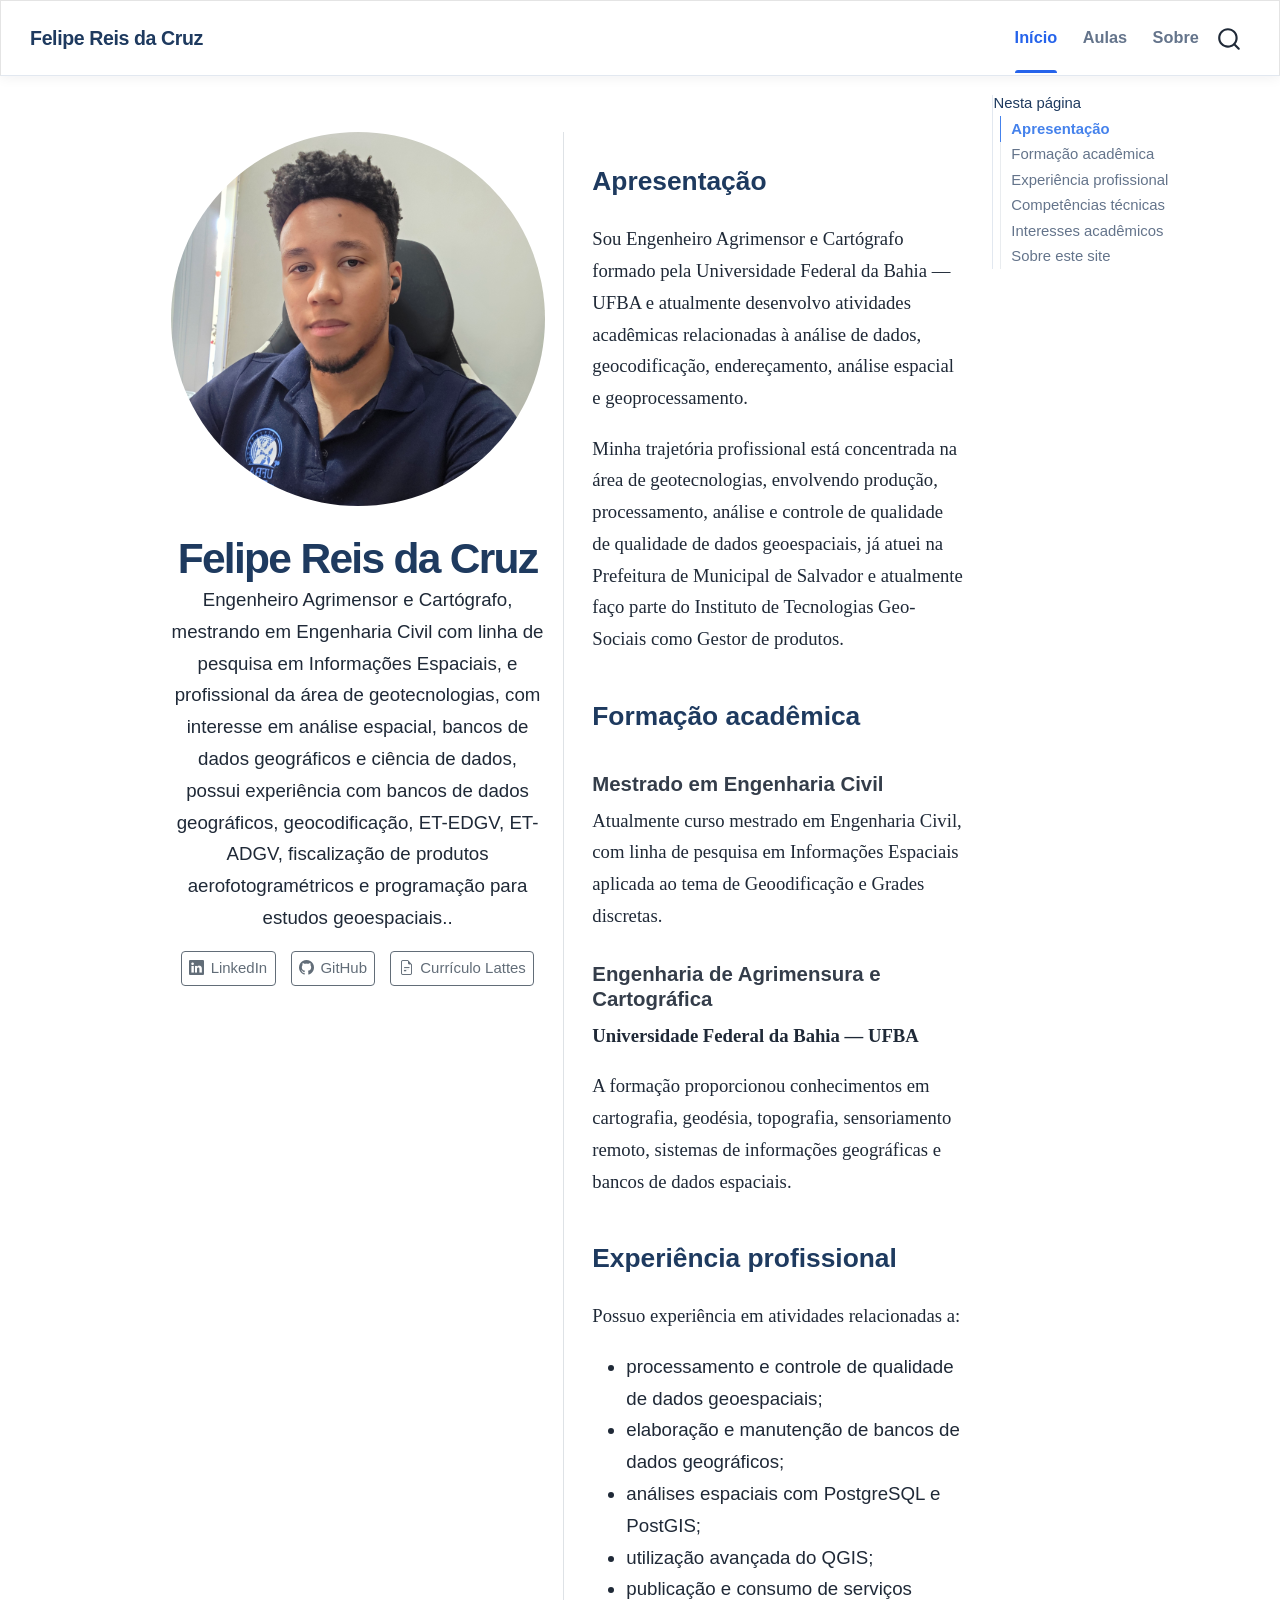
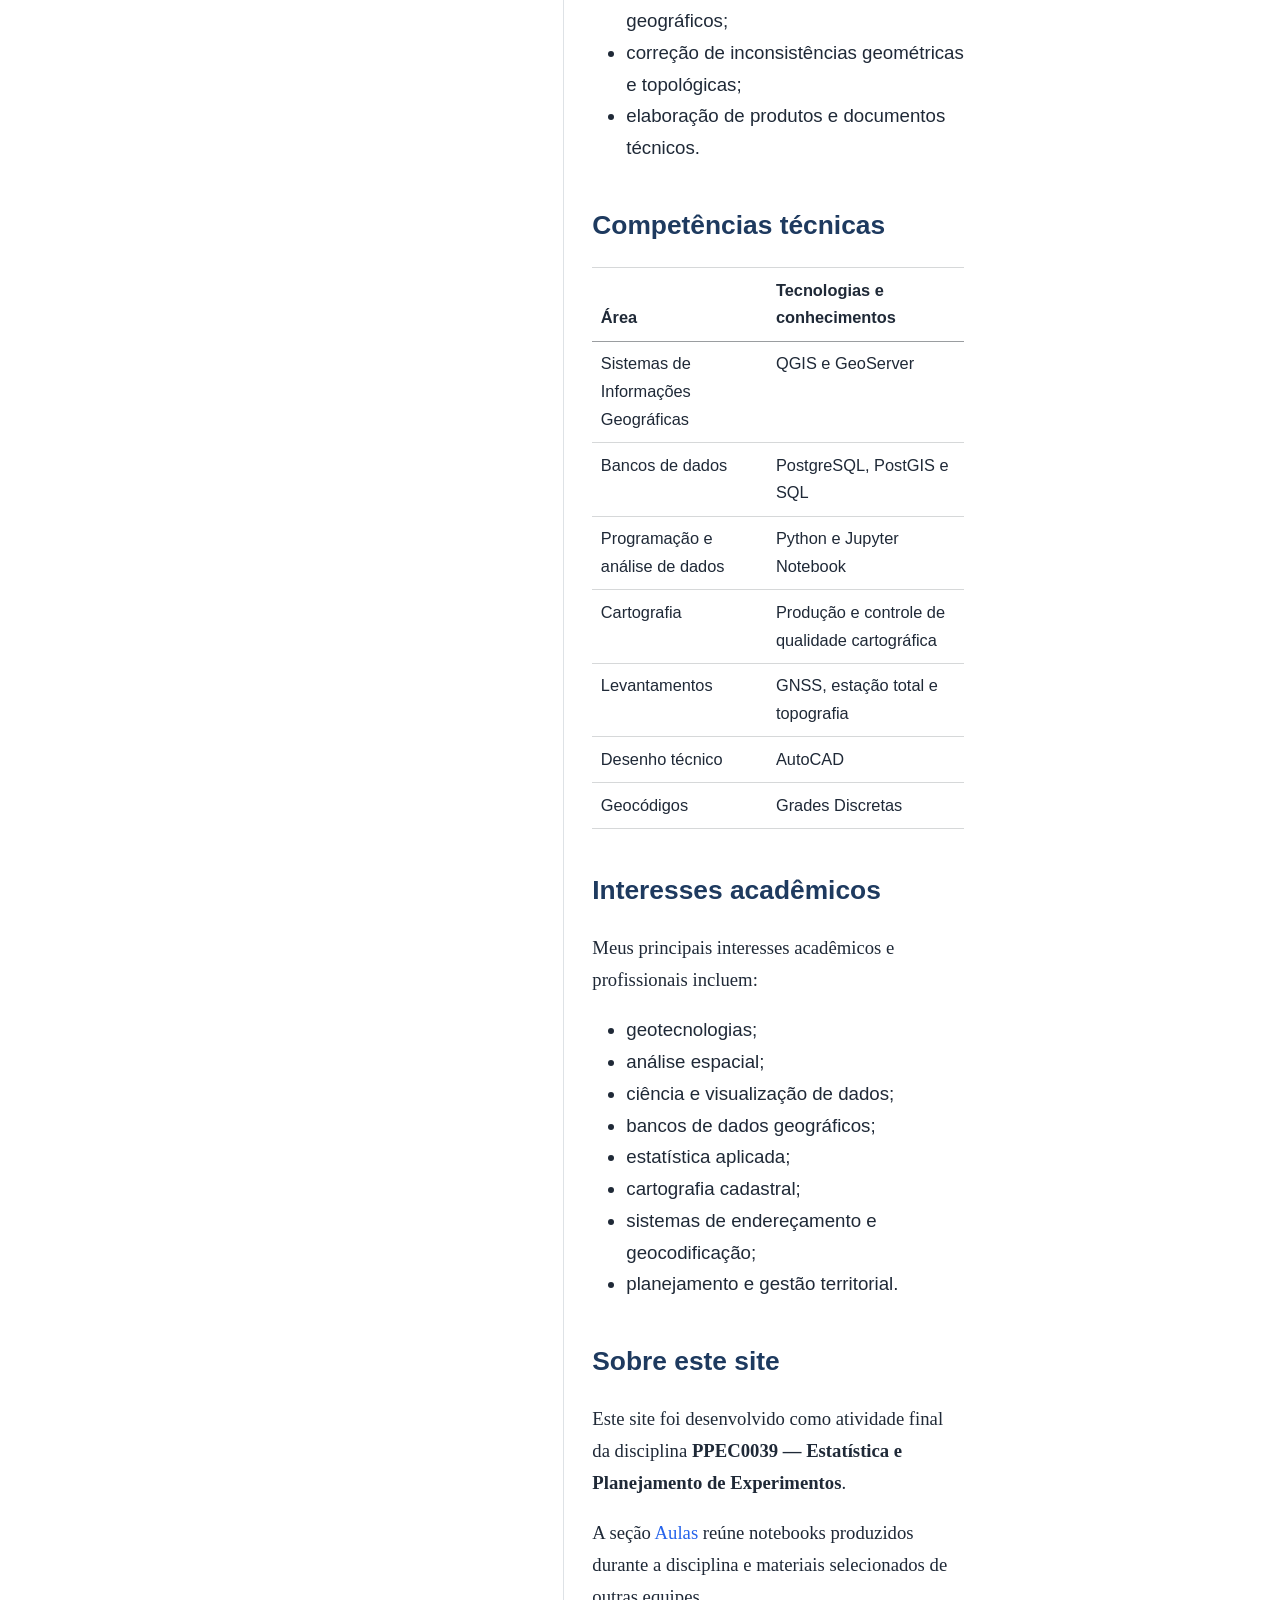
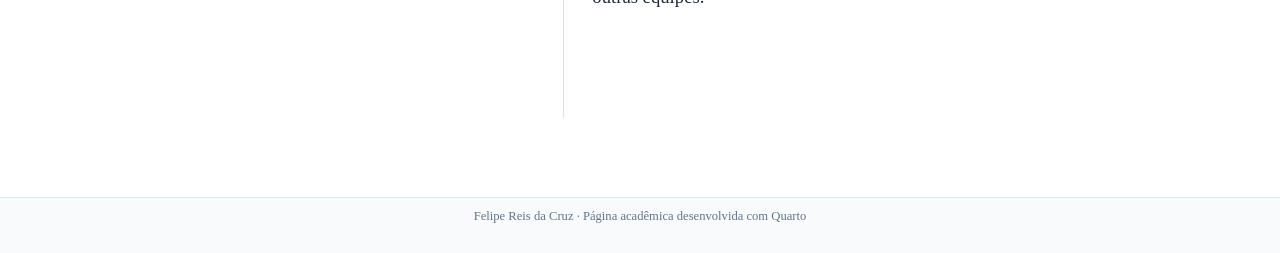
<file: index.html>
<!DOCTYPE html>
<html xmlns="http://www.w3.org/1999/xhtml" lang="pt-BR" xml:lang="pt-BR"><head>

<meta charset="utf-8">
<meta name="generator" content="quarto-1.9.38">

<meta name="viewport" content="width=device-width, initial-scale=1.0, user-scalable=yes">

<meta name="description" content="Engenheiro Agrimensor e Cartógrafo, mestrando em Engenharia Civil com linha de pesquisa em Informações Espaciais, e profissional da área de geotecnologias, com interesse em análise espacial, bancos de dados geográficos e ciência de dados, possui experiência com bancos de dados geográficos, geocodificação, ET-EDGV, ET-ADGV, fiscalização de produtos aerofotogramétricos e programação para estudos geoespaciais..">

<title>Felipe Reis da Cruz</title>
<style>
/* Default styles provided by pandoc.
** See https://pandoc.org/MANUAL.html#variables-for-html for config info.
*/
code{white-space: pre-wrap;}
span.smallcaps{font-variant: small-caps;}
div.columns{display: flex; gap: min(4vw, 1.5em);}
div.column{flex: auto; overflow-x: auto;}
div.hanging-indent{margin-left: 1.5em; text-indent: -1.5em;}
ul.task-list{list-style: none;}
ul.task-list li input[type="checkbox"] {
  width: 0.8em;
  margin: 0 0.8em 0.2em -1em; /* quarto-specific, see https://github.com/quarto-dev/quarto-cli/issues/4556 */ 
  vertical-align: middle;
}
</style>


<script src="site_libs/quarto-nav/quarto-nav.js"></script>
<script src="site_libs/clipboard/clipboard.min.js"></script>
<script src="site_libs/quarto-search/autocomplete.umd.js"></script>
<script src="site_libs/quarto-search/fuse.min.js"></script>
<script src="site_libs/quarto-search/quarto-search.js"></script>
<meta name="quarto:offset" content="./">
<script src="site_libs/quarto-html/quarto.js" type="module"></script>
<script src="site_libs/quarto-html/tabsets/tabsets.js" type="module"></script>
<script src="site_libs/quarto-html/popper.min.js"></script>
<script src="site_libs/quarto-html/tippy.umd.min.js"></script>
<link href="site_libs/quarto-html/tippy.css" rel="stylesheet">
<link href="site_libs/quarto-html/quarto-syntax-highlighting-15634bcf2e68342d4ad2dfa704d543f6.css" rel="stylesheet" id="quarto-text-highlighting-styles">
<script src="site_libs/bootstrap/bootstrap.min.js"></script>
<link href="site_libs/bootstrap/bootstrap-icons.css" rel="stylesheet">
<link href="site_libs/bootstrap/bootstrap-fba3472d0f8a2e145e84a3325e8b457d.min.css" rel="stylesheet" append-hash="true" id="quarto-bootstrap" data-mode="light">
<script id="quarto-search-options" type="application/json">{
  "location": "navbar",
  "copy-button": false,
  "collapse-after": 3,
  "panel-placement": "end",
  "type": "overlay",
  "limit": 50,
  "keyboard-shortcut": [
    "f",
    "/",
    "s"
  ],
  "show-item-context": false,
  "language": {
    "search-no-results-text": "Nenhum resultado",
    "search-matching-documents-text": "documentos correspondentes",
    "search-copy-link-title": "Copiar link para a busca",
    "search-hide-matches-text": "Esconder correspondências adicionais",
    "search-more-match-text": "mais correspondência neste documento",
    "search-more-matches-text": "mais correspondências neste documento",
    "search-clear-button-title": "Limpar",
    "search-text-placeholder": "",
    "search-detached-cancel-button-title": "Cancelar",
    "search-submit-button-title": "Enviar",
    "search-label": "Procurar"
  }
}</script>
<style>html{ scroll-behavior: smooth; }</style>


<link rel="stylesheet" href="styles.css">
</head>

<body class="nav-fixed quarto-light">

<div id="quarto-search-results"></div>
  <header id="quarto-header" class="headroom fixed-top">
    <nav class="navbar navbar-expand-md " data-bs-theme="dark">
      <div class="navbar-container container-fluid">
      <div class="navbar-brand-container mx-auto">
    <a class="navbar-brand" href="./index.html">
    <span class="navbar-title">Felipe Reis da Cruz</span>
    </a>
  </div>
            <div id="quarto-search" class="" title="Procurar"></div>
          <button class="navbar-toggler" type="button" data-bs-toggle="collapse" data-bs-target="#navbarCollapse" aria-controls="navbarCollapse" role="menu" aria-expanded="false" aria-label="Alternar de navegação" onclick="if (window.quartoToggleHeadroom) { window.quartoToggleHeadroom(); }">
  <span class="navbar-toggler-icon"></span>
</button>
          <div class="collapse navbar-collapse" id="navbarCollapse">
            <ul class="navbar-nav navbar-nav-scroll ms-auto">
  <li class="nav-item">
    <a class="nav-link active" href="./index.html" aria-current="page"> 
<span class="menu-text">Início</span></a>
  </li>  
  <li class="nav-item">
    <a class="nav-link" href="./lista_disciplina.html"> 
<span class="menu-text">Aulas</span></a>
  </li>  
  <li class="nav-item">
    <a class="nav-link" href="./about.html"> 
<span class="menu-text">Sobre</span></a>
  </li>  
</ul>
          </div> <!-- /navcollapse -->
            <div class="quarto-navbar-tools">
</div>
      </div> <!-- /container-fluid -->
    </nav>
</header>
<!-- content -->
<div id="quarto-content" class="quarto-container page-columns page-rows-contents page-layout-article page-navbar">
<!-- sidebar -->
<!-- margin-sidebar -->
    <div id="quarto-margin-sidebar" class="sidebar margin-sidebar">
        <nav id="TOC" role="doc-toc" class="toc-active">
    <h2 id="toc-title">Nesta página</h2>
  <ul>
  <li><a href="#apresentação" id="toc-apresentação" class="nav-link active" data-scroll-target="#apresentação">Apresentação</a></li>
  <li><a href="#formação-acadêmica" id="toc-formação-acadêmica" class="nav-link" data-scroll-target="#formação-acadêmica">Formação acadêmica</a>
  <ul class="collapse">
  <li><a href="#mestrado-em-engenharia-civil" id="toc-mestrado-em-engenharia-civil" class="nav-link" data-scroll-target="#mestrado-em-engenharia-civil">Mestrado em Engenharia Civil</a></li>
  <li><a href="#engenharia-de-agrimensura-e-cartográfica" id="toc-engenharia-de-agrimensura-e-cartográfica" class="nav-link" data-scroll-target="#engenharia-de-agrimensura-e-cartográfica">Engenharia de Agrimensura e Cartográfica</a></li>
  </ul></li>
  <li><a href="#experiência-profissional" id="toc-experiência-profissional" class="nav-link" data-scroll-target="#experiência-profissional">Experiência profissional</a></li>
  <li><a href="#competências-técnicas" id="toc-competências-técnicas" class="nav-link" data-scroll-target="#competências-técnicas">Competências técnicas</a></li>
  <li><a href="#interesses-acadêmicos" id="toc-interesses-acadêmicos" class="nav-link" data-scroll-target="#interesses-acadêmicos">Interesses acadêmicos</a></li>
  <li><a href="#sobre-este-site" id="toc-sobre-este-site" class="nav-link" data-scroll-target="#sobre-este-site">Sobre este site</a></li>
  </ul>
</nav>
    </div>
<!-- main -->
<div class="quarto-about-trestles">
  <div class="about-entity">
    <img src="imagens/felipe.jpg" class="about-image
  round " style="height: 20em; width: 20em;">
<header id="title-block-header" class="quarto-title-block default">
<div class="quarto-title">
<h1 class="title">Felipe Reis da Cruz</h1>
</div>
<div>
  <div class="description">
    Engenheiro Agrimensor e Cartógrafo, mestrando em Engenharia Civil com linha de pesquisa em Informações Espaciais, e profissional da área de geotecnologias, com interesse em análise espacial, bancos de dados geográficos e ciência de dados, possui experiência com bancos de dados geográficos, geocodificação, ET-EDGV, ET-ADGV, fiscalização de produtos aerofotogramétricos e programação para estudos geoespaciais..
  </div>
</div>
<div class="quarto-title-meta">
  </div>
</header>
    <div class="about-links">
  <a href="/www.linkedin.com/in/felipe-reis-da-cruz" class="about-link" rel="" target="">
    <i class="bi bi-linkedin"></i>
     <span class="about-link-text">LinkedIn</span>
  </a>
  <a href="https://github.com/flipreis21/" class="about-link" rel="" target="">
    <i class="bi bi-github"></i>
     <span class="about-link-text">GitHub</span>
  </a>
  <a href="http://lattes.cnpq.br/3236454899123649" class="about-link" rel="" target="">
    <i class="bi bi-file-earmark-text"></i>
     <span class="about-link-text">Currículo Lattes</span>
  </a>
</div>
  </div>
  <div class="about-contents"><main class="content" id="quarto-document-content">

<section id="apresentação" class="level2">
<h2 data-anchor-id="apresentação">Apresentação</h2>
<p>Sou Engenheiro Agrimensor e Cartógrafo formado pela Universidade Federal da Bahia — UFBA e atualmente desenvolvo atividades acadêmicas relacionadas à análise de dados, geocodificação, endereçamento, análise espacial e geoprocessamento.</p>
<p>Minha trajetória profissional está concentrada na área de geotecnologias, envolvendo produção, processamento, análise e controle de qualidade de qualidade de dados geoespaciais, já atuei na Prefeitura de Municipal de Salvador e atualmente faço parte do Instituto de Tecnologias Geo-Sociais como Gestor de produtos.</p>
</section>
<section id="formação-acadêmica" class="level2">
<h2 data-anchor-id="formação-acadêmica">Formação acadêmica</h2>
<section id="mestrado-em-engenharia-civil" class="level3">
<h3 data-anchor-id="mestrado-em-engenharia-civil">Mestrado em Engenharia Civil</h3>
<p>Atualmente curso mestrado em Engenharia Civil, com linha de pesquisa em Informações Espaciais aplicada ao tema de Geoodificação e Grades discretas.</p>
</section>
<section id="engenharia-de-agrimensura-e-cartográfica" class="level3">
<h3 data-anchor-id="engenharia-de-agrimensura-e-cartográfica">Engenharia de Agrimensura e Cartográfica</h3>
<p><strong>Universidade Federal da Bahia — UFBA</strong></p>
<p>A formação proporcionou conhecimentos em cartografia, geodésia, topografia, sensoriamento remoto, sistemas de informações geográficas e bancos de dados espaciais.</p>
</section>
</section>
<section id="experiência-profissional" class="level2">
<h2 data-anchor-id="experiência-profissional">Experiência profissional</h2>
<p>Possuo experiência em atividades relacionadas a:</p>
<ul>
<li>processamento e controle de qualidade de dados geoespaciais;</li>
<li>elaboração e manutenção de bancos de dados geográficos;</li>
<li>análises espaciais com PostgreSQL e PostGIS;</li>
<li>utilização avançada do QGIS;</li>
<li>publicação e consumo de serviços geográficos;</li>
<li>correção de inconsistências geométricas e topológicas;</li>
<li>elaboração de produtos e documentos técnicos.</li>
</ul>
</section>
<section id="competências-técnicas" class="level2">
<h2 data-anchor-id="competências-técnicas">Competências técnicas</h2>
<table class="caption-top table">
<thead>
<tr class="header">
<th>Área</th>
<th>Tecnologias e conhecimentos</th>
</tr>
</thead>
<tbody>
<tr class="odd">
<td>Sistemas de Informações Geográficas</td>
<td>QGIS e GeoServer</td>
</tr>
<tr class="even">
<td>Bancos de dados</td>
<td>PostgreSQL, PostGIS e SQL</td>
</tr>
<tr class="odd">
<td>Programação e análise de dados</td>
<td>Python e Jupyter Notebook</td>
</tr>
<tr class="even">
<td>Cartografia</td>
<td>Produção e controle de qualidade cartográfica</td>
</tr>
<tr class="odd">
<td>Levantamentos</td>
<td>GNSS, estação total e topografia</td>
</tr>
<tr class="even">
<td>Desenho técnico</td>
<td>AutoCAD</td>
</tr>
<tr class="odd">
<td>Geocódigos</td>
<td>Grades Discretas</td>
</tr>
</tbody>
</table>
</section>
<section id="interesses-acadêmicos" class="level2">
<h2 data-anchor-id="interesses-acadêmicos">Interesses acadêmicos</h2>
<p>Meus principais interesses acadêmicos e profissionais incluem:</p>
<ul>
<li>geotecnologias;</li>
<li>análise espacial;</li>
<li>ciência e visualização de dados;</li>
<li>bancos de dados geográficos;</li>
<li>estatística aplicada;</li>
<li>cartografia cadastral;</li>
<li>sistemas de endereçamento e geocodificação;</li>
<li>planejamento e gestão territorial.</li>
</ul>
</section>
<section id="sobre-este-site" class="level2">
<h2 data-anchor-id="sobre-este-site">Sobre este site</h2>
<p>Este site foi desenvolvido como atividade final da disciplina <strong>PPEC0039 — Estatística e Planejamento de Experimentos</strong>.</p>
<p>A seção <a href="./lista_disciplina.html">Aulas</a> reúne notebooks produzidos durante a disciplina e materiais selecionados de outras equipes.</p>


</section>
</main></div>
</div>
 <!-- /main -->
<script id="quarto-html-after-body" type="application/javascript">
  window.document.addEventListener("DOMContentLoaded", function (event) {
    const isCodeAnnotation = (el) => {
      for (const clz of el.classList) {
        if (clz.startsWith('code-annotation-')) {                     
          return true;
        }
      }
      return false;
    }
    const onCopySuccess = function(e) {
      // button target
      const button = e.trigger;
      // don't keep focus
      button.blur();
      // flash "checked"
      button.classList.add('code-copy-button-checked');
      var currentTitle = button.getAttribute("title");
      button.setAttribute("title", "Copiada");
      let tooltip;
      if (window.bootstrap) {
        button.setAttribute("data-bs-toggle", "tooltip");
        button.setAttribute("data-bs-placement", "left");
        button.setAttribute("data-bs-title", "Copiada");
        tooltip = new bootstrap.Tooltip(button, 
          { trigger: "manual", 
            customClass: "code-copy-button-tooltip",
            offset: [0, -8]});
        tooltip.show();    
      }
      setTimeout(function() {
        if (tooltip) {
          tooltip.hide();
          button.removeAttribute("data-bs-title");
          button.removeAttribute("data-bs-toggle");
          button.removeAttribute("data-bs-placement");
        }
        button.setAttribute("title", currentTitle);
        button.classList.remove('code-copy-button-checked');
      }, 1000);
      // clear code selection
      e.clearSelection();
    }
    const getTextToCopy = function(trigger) {
      const outerScaffold = trigger.parentElement.cloneNode(true);
      const codeEl = outerScaffold.querySelector('code');
      for (const childEl of codeEl.children) {
        if (isCodeAnnotation(childEl)) {
          childEl.remove();
        }
      }
      return codeEl.innerText;
    }
    const clipboard = new window.ClipboardJS('.code-copy-button:not([data-in-quarto-modal])', {
      text: getTextToCopy
    });
    clipboard.on('success', onCopySuccess);
    if (window.document.getElementById('quarto-embedded-source-code-modal')) {
      const clipboardModal = new window.ClipboardJS('.code-copy-button[data-in-quarto-modal]', {
        text: getTextToCopy,
        container: window.document.getElementById('quarto-embedded-source-code-modal')
      });
      clipboardModal.on('success', onCopySuccess);
    }
      var localhostRegex = new RegExp(/^(?:http|https):\/\/localhost\:?[0-9]*\//);
      var mailtoRegex = new RegExp(/^mailto:/);
        var filterRegex = new RegExp('/' + window.location.host + '/');
      var isInternal = (href) => {
          return filterRegex.test(href) || localhostRegex.test(href) || mailtoRegex.test(href);
      }
      // Inspect non-navigation links and adorn them if external
     var links = window.document.querySelectorAll('a[href]:not(.nav-link):not(.navbar-brand):not(.toc-action):not(.sidebar-link):not(.sidebar-item-toggle):not(.pagination-link):not(.no-external):not([aria-hidden]):not(.dropdown-item):not(.quarto-navigation-tool):not(.about-link)');
      for (var i=0; i<links.length; i++) {
        const link = links[i];
        if (!isInternal(link.href)) {
          // undo the damage that might have been done by quarto-nav.js in the case of
          // links that we want to consider external
          if (link.dataset.originalHref !== undefined) {
            link.href = link.dataset.originalHref;
          }
        }
      }
    function tippyHover(el, contentFn, onTriggerFn, onUntriggerFn) {
      const config = {
        allowHTML: true,
        maxWidth: 500,
        delay: 100,
        arrow: false,
        appendTo: function(el) {
            return el.parentElement;
        },
        interactive: true,
        interactiveBorder: 10,
        theme: 'quarto',
        placement: 'bottom-start',
      };
      if (contentFn) {
        config.content = contentFn;
      }
      if (onTriggerFn) {
        config.onTrigger = onTriggerFn;
      }
      if (onUntriggerFn) {
        config.onUntrigger = onUntriggerFn;
      }
      window.tippy(el, config); 
    }
    const noterefs = window.document.querySelectorAll('a[role="doc-noteref"]');
    for (var i=0; i<noterefs.length; i++) {
      const ref = noterefs[i];
      tippyHover(ref, function() {
        // use id or data attribute instead here
        let href = ref.getAttribute('data-footnote-href') || ref.getAttribute('href');
        try { href = new URL(href).hash; } catch {}
        const id = href.replace(/^#\/?/, "");
        const note = window.document.getElementById(id);
        if (note) {
          return note.innerHTML;
        } else {
          return "";
        }
      });
    }
    const xrefs = window.document.querySelectorAll('a.quarto-xref');
    const processXRef = (id, note) => {
      // Strip column container classes
      const stripColumnClz = (el) => {
        el.classList.remove("page-full", "page-columns");
        if (el.children) {
          for (const child of el.children) {
            stripColumnClz(child);
          }
        }
      }
      stripColumnClz(note)
      if (id === null || id.startsWith('sec-')) {
        // Special case sections, only their first couple elements
        const container = document.createElement("div");
        if (note.children && note.children.length > 2) {
          container.appendChild(note.children[0].cloneNode(true));
          for (let i = 1; i < note.children.length; i++) {
            const child = note.children[i];
            if (child.tagName === "P" && child.innerText === "") {
              continue;
            } else {
              container.appendChild(child.cloneNode(true));
              break;
            }
          }
          if (window.Quarto?.typesetMath) {
            window.Quarto.typesetMath(container);
          }
          return container.innerHTML
        } else {
          if (window.Quarto?.typesetMath) {
            window.Quarto.typesetMath(note);
          }
          return note.innerHTML;
        }
      } else {
        // Remove any anchor links if they are present
        const anchorLink = note.querySelector('a.anchorjs-link');
        if (anchorLink) {
          anchorLink.remove();
        }
        if (window.Quarto?.typesetMath) {
          window.Quarto.typesetMath(note);
        }
        if (note.classList.contains("callout")) {
          return note.outerHTML;
        } else {
          return note.innerHTML;
        }
      }
    }
    for (var i=0; i<xrefs.length; i++) {
      const xref = xrefs[i];
      tippyHover(xref, undefined, function(instance) {
        instance.disable();
        let url = xref.getAttribute('href');
        let hash = undefined; 
        if (url.startsWith('#')) {
          hash = url;
        } else {
          try { hash = new URL(url).hash; } catch {}
        }
        if (hash) {
          const id = hash.replace(/^#\/?/, "");
          const note = window.document.getElementById(id);
          if (note !== null) {
            try {
              const html = processXRef(id, note.cloneNode(true));
              instance.setContent(html);
            } finally {
              instance.enable();
              instance.show();
            }
          } else {
            // See if we can fetch this
            fetch(url.split('#')[0])
            .then(res => res.text())
            .then(html => {
              const parser = new DOMParser();
              const htmlDoc = parser.parseFromString(html, "text/html");
              const note = htmlDoc.getElementById(id);
              if (note !== null) {
                const html = processXRef(id, note);
                instance.setContent(html);
              } 
            }).finally(() => {
              instance.enable();
              instance.show();
            });
          }
        } else {
          // See if we can fetch a full url (with no hash to target)
          // This is a special case and we should probably do some content thinning / targeting
          fetch(url)
          .then(res => res.text())
          .then(html => {
            const parser = new DOMParser();
            const htmlDoc = parser.parseFromString(html, "text/html");
            const note = htmlDoc.querySelector('main.content');
            if (note !== null) {
              // This should only happen for chapter cross references
              // (since there is no id in the URL)
              // remove the first header
              if (note.children.length > 0 && note.children[0].tagName === "HEADER") {
                note.children[0].remove();
              }
              const html = processXRef(null, note);
              instance.setContent(html);
            } 
          }).finally(() => {
            instance.enable();
            instance.show();
          });
        }
      }, function(instance) {
      });
    }
        let selectedAnnoteEl;
        const selectorForAnnotation = ( cell, annotation) => {
          let cellAttr = 'data-code-cell="' + cell + '"';
          let lineAttr = 'data-code-annotation="' +  annotation + '"';
          const selector = 'span[' + cellAttr + '][' + lineAttr + ']';
          return selector;
        }
        const selectCodeLines = (annoteEl) => {
          const doc = window.document;
          const targetCell = annoteEl.getAttribute("data-target-cell");
          const targetAnnotation = annoteEl.getAttribute("data-target-annotation");
          const annoteSpan = window.document.querySelector(selectorForAnnotation(targetCell, targetAnnotation));
          const lines = annoteSpan.getAttribute("data-code-lines").split(",");
          const lineIds = lines.map((line) => {
            return targetCell + "-" + line;
          })
          let top = null;
          let height = null;
          let parent = null;
          if (lineIds.length > 0) {
              //compute the position of the single el (top and bottom and make a div)
              const el = window.document.getElementById(lineIds[0]);
              top = el.offsetTop;
              height = el.offsetHeight;
              parent = el.parentElement.parentElement;
            if (lineIds.length > 1) {
              const lastEl = window.document.getElementById(lineIds[lineIds.length - 1]);
              const bottom = lastEl.offsetTop + lastEl.offsetHeight;
              height = bottom - top;
            }
            if (top !== null && height !== null && parent !== null) {
              // cook up a div (if necessary) and position it 
              let div = window.document.getElementById("code-annotation-line-highlight");
              if (div === null) {
                div = window.document.createElement("div");
                div.setAttribute("id", "code-annotation-line-highlight");
                div.style.position = 'absolute';
                parent.appendChild(div);
              }
              div.style.top = top - 2 + "px";
              div.style.height = height + 4 + "px";
              div.style.left = 0;
              let gutterDiv = window.document.getElementById("code-annotation-line-highlight-gutter");
              if (gutterDiv === null) {
                gutterDiv = window.document.createElement("div");
                gutterDiv.setAttribute("id", "code-annotation-line-highlight-gutter");
                gutterDiv.style.position = 'absolute';
                const codeCell = window.document.getElementById(targetCell);
                const gutter = codeCell.querySelector('.code-annotation-gutter');
                gutter.appendChild(gutterDiv);
              }
              gutterDiv.style.top = top - 2 + "px";
              gutterDiv.style.height = height + 4 + "px";
            }
            selectedAnnoteEl = annoteEl;
          }
        };
        const unselectCodeLines = () => {
          const elementsIds = ["code-annotation-line-highlight", "code-annotation-line-highlight-gutter"];
          elementsIds.forEach((elId) => {
            const div = window.document.getElementById(elId);
            if (div) {
              div.remove();
            }
          });
          selectedAnnoteEl = undefined;
        };
          // Handle positioning of the toggle
      window.addEventListener(
        "resize",
        throttle(() => {
          elRect = undefined;
          if (selectedAnnoteEl) {
            selectCodeLines(selectedAnnoteEl);
          }
        }, 10)
      );
      function throttle(fn, ms) {
      let throttle = false;
      let timer;
        return (...args) => {
          if(!throttle) { // first call gets through
              fn.apply(this, args);
              throttle = true;
          } else { // all the others get throttled
              if(timer) clearTimeout(timer); // cancel #2
              timer = setTimeout(() => {
                fn.apply(this, args);
                timer = throttle = false;
              }, ms);
          }
        };
      }
        // Attach click handler to the DT
        const annoteDls = window.document.querySelectorAll('dt[data-target-cell]');
        for (const annoteDlNode of annoteDls) {
          annoteDlNode.addEventListener('click', (event) => {
            const clickedEl = event.target;
            if (clickedEl !== selectedAnnoteEl) {
              unselectCodeLines();
              const activeEl = window.document.querySelector('dt[data-target-cell].code-annotation-active');
              if (activeEl) {
                activeEl.classList.remove('code-annotation-active');
              }
              selectCodeLines(clickedEl);
              clickedEl.classList.add('code-annotation-active');
            } else {
              // Unselect the line
              unselectCodeLines();
              clickedEl.classList.remove('code-annotation-active');
            }
          });
        }
    const findCites = (el) => {
      const parentEl = el.parentElement;
      if (parentEl) {
        const cites = parentEl.dataset.cites;
        if (cites) {
          return {
            el,
            cites: cites.split(' ')
          };
        } else {
          return findCites(el.parentElement)
        }
      } else {
        return undefined;
      }
    };
    var bibliorefs = window.document.querySelectorAll('a[role="doc-biblioref"]');
    for (var i=0; i<bibliorefs.length; i++) {
      const ref = bibliorefs[i];
      const citeInfo = findCites(ref);
      if (citeInfo) {
        tippyHover(citeInfo.el, function() {
          var popup = window.document.createElement('div');
          citeInfo.cites.forEach(function(cite) {
            var citeDiv = window.document.createElement('div');
            citeDiv.classList.add('hanging-indent');
            citeDiv.classList.add('csl-entry');
            var biblioDiv = window.document.getElementById('ref-' + cite);
            if (biblioDiv) {
              citeDiv.innerHTML = biblioDiv.innerHTML;
            }
            popup.appendChild(citeDiv);
          });
          return popup.innerHTML;
        });
      }
    }
  });
  </script>
</div> <!-- /content -->
<footer class="footer">
  <div class="nav-footer">
    <div class="nav-footer-left">
      &nbsp;
    </div>   
    <div class="nav-footer-center">
<p>Felipe Reis da Cruz · Página acadêmica desenvolvida com Quarto</p>
</div>
    <div class="nav-footer-right">
      &nbsp;
    </div>
  </div>
</footer>




<script src="site_libs/quarto-html/zenscroll-min.js"></script>
</body></html>
</file>
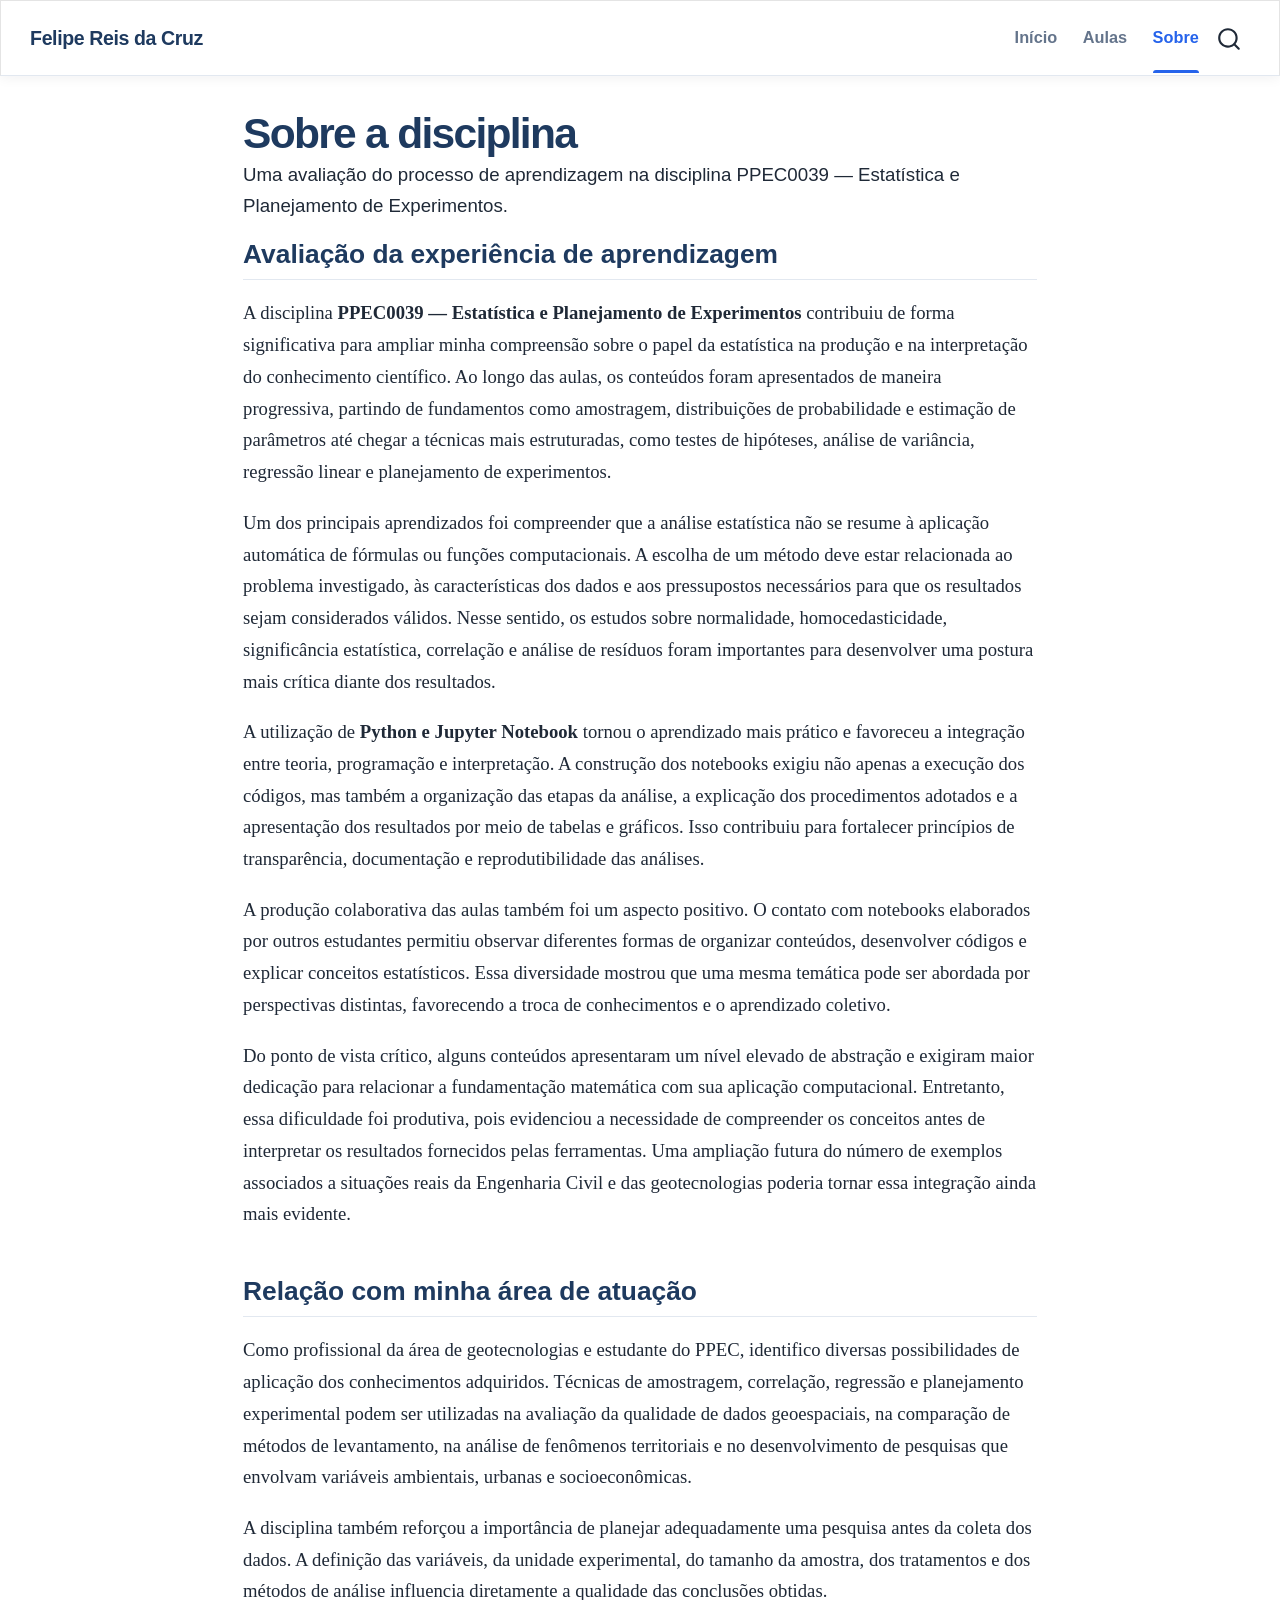
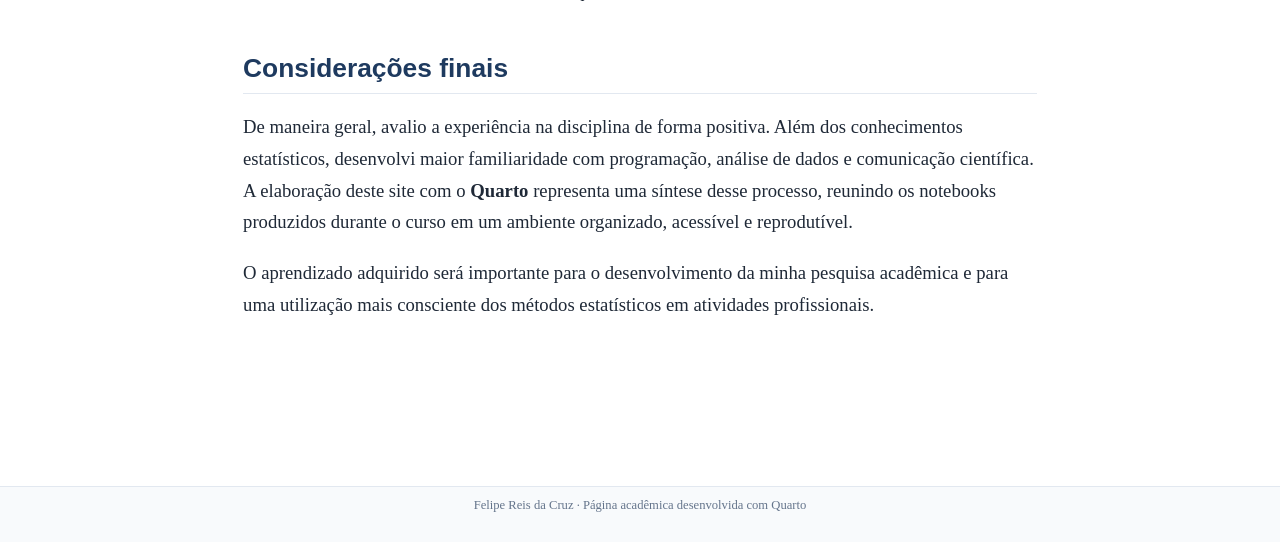
<file: about.html>
<!DOCTYPE html>
<html xmlns="http://www.w3.org/1999/xhtml" lang="pt-BR" xml:lang="pt-BR"><head>

<meta charset="utf-8">
<meta name="generator" content="quarto-1.9.38">

<meta name="viewport" content="width=device-width, initial-scale=1.0, user-scalable=yes">

<meta name="description" content="Uma avaliação do processo de aprendizagem na disciplina PPEC0039 — Estatística e Planejamento de Experimentos.">

<title>Sobre a disciplina – Felipe Reis da Cruz</title>
<style>
/* Default styles provided by pandoc.
** See https://pandoc.org/MANUAL.html#variables-for-html for config info.
*/
code{white-space: pre-wrap;}
span.smallcaps{font-variant: small-caps;}
div.columns{display: flex; gap: min(4vw, 1.5em);}
div.column{flex: auto; overflow-x: auto;}
div.hanging-indent{margin-left: 1.5em; text-indent: -1.5em;}
ul.task-list{list-style: none;}
ul.task-list li input[type="checkbox"] {
  width: 0.8em;
  margin: 0 0.8em 0.2em -1em; /* quarto-specific, see https://github.com/quarto-dev/quarto-cli/issues/4556 */ 
  vertical-align: middle;
}
</style>


<script src="site_libs/quarto-nav/quarto-nav.js"></script>
<script src="site_libs/clipboard/clipboard.min.js"></script>
<script src="site_libs/quarto-search/autocomplete.umd.js"></script>
<script src="site_libs/quarto-search/fuse.min.js"></script>
<script src="site_libs/quarto-search/quarto-search.js"></script>
<meta name="quarto:offset" content="./">
<script src="site_libs/quarto-html/quarto.js" type="module"></script>
<script src="site_libs/quarto-html/tabsets/tabsets.js" type="module"></script>
<script src="site_libs/quarto-html/popper.min.js"></script>
<script src="site_libs/quarto-html/tippy.umd.min.js"></script>
<script src="site_libs/quarto-html/anchor.min.js"></script>
<link href="site_libs/quarto-html/tippy.css" rel="stylesheet">
<link href="site_libs/quarto-html/quarto-syntax-highlighting-15634bcf2e68342d4ad2dfa704d543f6.css" rel="stylesheet" id="quarto-text-highlighting-styles">
<script src="site_libs/bootstrap/bootstrap.min.js"></script>
<link href="site_libs/bootstrap/bootstrap-icons.css" rel="stylesheet">
<link href="site_libs/bootstrap/bootstrap-fba3472d0f8a2e145e84a3325e8b457d.min.css" rel="stylesheet" append-hash="true" id="quarto-bootstrap" data-mode="light">
<script id="quarto-search-options" type="application/json">{
  "location": "navbar",
  "copy-button": false,
  "collapse-after": 3,
  "panel-placement": "end",
  "type": "overlay",
  "limit": 50,
  "keyboard-shortcut": [
    "f",
    "/",
    "s"
  ],
  "show-item-context": false,
  "language": {
    "search-no-results-text": "Nenhum resultado",
    "search-matching-documents-text": "documentos correspondentes",
    "search-copy-link-title": "Copiar link para a busca",
    "search-hide-matches-text": "Esconder correspondências adicionais",
    "search-more-match-text": "mais correspondência neste documento",
    "search-more-matches-text": "mais correspondências neste documento",
    "search-clear-button-title": "Limpar",
    "search-text-placeholder": "",
    "search-detached-cancel-button-title": "Cancelar",
    "search-submit-button-title": "Enviar",
    "search-label": "Procurar"
  }
}</script>
<style>html{ scroll-behavior: smooth; }</style>


<link rel="stylesheet" href="styles.css">
</head>

<body class="nav-fixed fullcontent quarto-light">

<div id="quarto-search-results"></div>
  <header id="quarto-header" class="headroom fixed-top">
    <nav class="navbar navbar-expand-md " data-bs-theme="dark">
      <div class="navbar-container container-fluid">
      <div class="navbar-brand-container mx-auto">
    <a class="navbar-brand" href="./index.html">
    <span class="navbar-title">Felipe Reis da Cruz</span>
    </a>
  </div>
            <div id="quarto-search" class="" title="Procurar"></div>
          <button class="navbar-toggler" type="button" data-bs-toggle="collapse" data-bs-target="#navbarCollapse" aria-controls="navbarCollapse" role="menu" aria-expanded="false" aria-label="Alternar de navegação" onclick="if (window.quartoToggleHeadroom) { window.quartoToggleHeadroom(); }">
  <span class="navbar-toggler-icon"></span>
</button>
          <div class="collapse navbar-collapse" id="navbarCollapse">
            <ul class="navbar-nav navbar-nav-scroll ms-auto">
  <li class="nav-item">
    <a class="nav-link" href="./index.html"> 
<span class="menu-text">Início</span></a>
  </li>  
  <li class="nav-item">
    <a class="nav-link" href="./lista_disciplina.html"> 
<span class="menu-text">Aulas</span></a>
  </li>  
  <li class="nav-item">
    <a class="nav-link active" href="./about.html" aria-current="page"> 
<span class="menu-text">Sobre</span></a>
  </li>  
</ul>
          </div> <!-- /navcollapse -->
            <div class="quarto-navbar-tools">
</div>
      </div> <!-- /container-fluid -->
    </nav>
</header>
<!-- content -->
<div id="quarto-content" class="quarto-container page-columns page-rows-contents page-layout-article page-navbar">
<!-- sidebar -->
<!-- margin-sidebar -->
    
<!-- main -->
<main class="content" id="quarto-document-content">

<header id="title-block-header" class="quarto-title-block default">
<div class="quarto-title">
<h1 class="title">Sobre a disciplina</h1>
</div>

<div>
  <div class="description">
    Uma avaliação do processo de aprendizagem na disciplina PPEC0039 — Estatística e Planejamento de Experimentos.
  </div>
</div>


<div class="quarto-title-meta">

    
  
    
  </div>
  


</header>


<section id="avaliação-da-experiência-de-aprendizagem" class="level2">
<h2 class="anchored" data-anchor-id="avaliação-da-experiência-de-aprendizagem">Avaliação da experiência de aprendizagem</h2>
<p>A disciplina <strong>PPEC0039 — Estatística e Planejamento de Experimentos</strong> contribuiu de forma significativa para ampliar minha compreensão sobre o papel da estatística na produção e na interpretação do conhecimento científico. Ao longo das aulas, os conteúdos foram apresentados de maneira progressiva, partindo de fundamentos como amostragem, distribuições de probabilidade e estimação de parâmetros até chegar a técnicas mais estruturadas, como testes de hipóteses, análise de variância, regressão linear e planejamento de experimentos.</p>
<p>Um dos principais aprendizados foi compreender que a análise estatística não se resume à aplicação automática de fórmulas ou funções computacionais. A escolha de um método deve estar relacionada ao problema investigado, às características dos dados e aos pressupostos necessários para que os resultados sejam considerados válidos. Nesse sentido, os estudos sobre normalidade, homocedasticidade, significância estatística, correlação e análise de resíduos foram importantes para desenvolver uma postura mais crítica diante dos resultados.</p>
<p>A utilização de <strong>Python e Jupyter Notebook</strong> tornou o aprendizado mais prático e favoreceu a integração entre teoria, programação e interpretação. A construção dos notebooks exigiu não apenas a execução dos códigos, mas também a organização das etapas da análise, a explicação dos procedimentos adotados e a apresentação dos resultados por meio de tabelas e gráficos. Isso contribuiu para fortalecer princípios de transparência, documentação e reprodutibilidade das análises.</p>
<p>A produção colaborativa das aulas também foi um aspecto positivo. O contato com notebooks elaborados por outros estudantes permitiu observar diferentes formas de organizar conteúdos, desenvolver códigos e explicar conceitos estatísticos. Essa diversidade mostrou que uma mesma temática pode ser abordada por perspectivas distintas, favorecendo a troca de conhecimentos e o aprendizado coletivo.</p>
<p>Do ponto de vista crítico, alguns conteúdos apresentaram um nível elevado de abstração e exigiram maior dedicação para relacionar a fundamentação matemática com sua aplicação computacional. Entretanto, essa dificuldade foi produtiva, pois evidenciou a necessidade de compreender os conceitos antes de interpretar os resultados fornecidos pelas ferramentas. Uma ampliação futura do número de exemplos associados a situações reais da Engenharia Civil e das geotecnologias poderia tornar essa integração ainda mais evidente.</p>
</section>
<section id="relação-com-minha-área-de-atuação" class="level2">
<h2 class="anchored" data-anchor-id="relação-com-minha-área-de-atuação">Relação com minha área de atuação</h2>
<p>Como profissional da área de geotecnologias e estudante do PPEC, identifico diversas possibilidades de aplicação dos conhecimentos adquiridos. Técnicas de amostragem, correlação, regressão e planejamento experimental podem ser utilizadas na avaliação da qualidade de dados geoespaciais, na comparação de métodos de levantamento, na análise de fenômenos territoriais e no desenvolvimento de pesquisas que envolvam variáveis ambientais, urbanas e socioeconômicas.</p>
<p>A disciplina também reforçou a importância de planejar adequadamente uma pesquisa antes da coleta dos dados. A definição das variáveis, da unidade experimental, do tamanho da amostra, dos tratamentos e dos métodos de análise influencia diretamente a qualidade das conclusões obtidas.</p>
</section>
<section id="considerações-finais" class="level2">
<h2 class="anchored" data-anchor-id="considerações-finais">Considerações finais</h2>
<p>De maneira geral, avalio a experiência na disciplina de forma positiva. Além dos conhecimentos estatísticos, desenvolvi maior familiaridade com programação, análise de dados e comunicação científica. A elaboração deste site com o <strong>Quarto</strong> representa uma síntese desse processo, reunindo os notebooks produzidos durante o curso em um ambiente organizado, acessível e reprodutível.</p>
<p>O aprendizado adquirido será importante para o desenvolvimento da minha pesquisa acadêmica e para uma utilização mais consciente dos métodos estatísticos em atividades profissionais.</p>


</section>

</main> <!-- /main -->
<script id="quarto-html-after-body" type="application/javascript">
  window.document.addEventListener("DOMContentLoaded", function (event) {
    const icon = "";
    const anchorJS = new window.AnchorJS();
    anchorJS.options = {
      placement: 'right',
      icon: icon
    };
    anchorJS.add('.anchored');
    const isCodeAnnotation = (el) => {
      for (const clz of el.classList) {
        if (clz.startsWith('code-annotation-')) {                     
          return true;
        }
      }
      return false;
    }
    const onCopySuccess = function(e) {
      // button target
      const button = e.trigger;
      // don't keep focus
      button.blur();
      // flash "checked"
      button.classList.add('code-copy-button-checked');
      var currentTitle = button.getAttribute("title");
      button.setAttribute("title", "Copiada");
      let tooltip;
      if (window.bootstrap) {
        button.setAttribute("data-bs-toggle", "tooltip");
        button.setAttribute("data-bs-placement", "left");
        button.setAttribute("data-bs-title", "Copiada");
        tooltip = new bootstrap.Tooltip(button, 
          { trigger: "manual", 
            customClass: "code-copy-button-tooltip",
            offset: [0, -8]});
        tooltip.show();    
      }
      setTimeout(function() {
        if (tooltip) {
          tooltip.hide();
          button.removeAttribute("data-bs-title");
          button.removeAttribute("data-bs-toggle");
          button.removeAttribute("data-bs-placement");
        }
        button.setAttribute("title", currentTitle);
        button.classList.remove('code-copy-button-checked');
      }, 1000);
      // clear code selection
      e.clearSelection();
    }
    const getTextToCopy = function(trigger) {
      const outerScaffold = trigger.parentElement.cloneNode(true);
      const codeEl = outerScaffold.querySelector('code');
      for (const childEl of codeEl.children) {
        if (isCodeAnnotation(childEl)) {
          childEl.remove();
        }
      }
      return codeEl.innerText;
    }
    const clipboard = new window.ClipboardJS('.code-copy-button:not([data-in-quarto-modal])', {
      text: getTextToCopy
    });
    clipboard.on('success', onCopySuccess);
    if (window.document.getElementById('quarto-embedded-source-code-modal')) {
      const clipboardModal = new window.ClipboardJS('.code-copy-button[data-in-quarto-modal]', {
        text: getTextToCopy,
        container: window.document.getElementById('quarto-embedded-source-code-modal')
      });
      clipboardModal.on('success', onCopySuccess);
    }
      var localhostRegex = new RegExp(/^(?:http|https):\/\/localhost\:?[0-9]*\//);
      var mailtoRegex = new RegExp(/^mailto:/);
        var filterRegex = new RegExp('/' + window.location.host + '/');
      var isInternal = (href) => {
          return filterRegex.test(href) || localhostRegex.test(href) || mailtoRegex.test(href);
      }
      // Inspect non-navigation links and adorn them if external
     var links = window.document.querySelectorAll('a[href]:not(.nav-link):not(.navbar-brand):not(.toc-action):not(.sidebar-link):not(.sidebar-item-toggle):not(.pagination-link):not(.no-external):not([aria-hidden]):not(.dropdown-item):not(.quarto-navigation-tool):not(.about-link)');
      for (var i=0; i<links.length; i++) {
        const link = links[i];
        if (!isInternal(link.href)) {
          // undo the damage that might have been done by quarto-nav.js in the case of
          // links that we want to consider external
          if (link.dataset.originalHref !== undefined) {
            link.href = link.dataset.originalHref;
          }
        }
      }
    function tippyHover(el, contentFn, onTriggerFn, onUntriggerFn) {
      const config = {
        allowHTML: true,
        maxWidth: 500,
        delay: 100,
        arrow: false,
        appendTo: function(el) {
            return el.parentElement;
        },
        interactive: true,
        interactiveBorder: 10,
        theme: 'quarto',
        placement: 'bottom-start',
      };
      if (contentFn) {
        config.content = contentFn;
      }
      if (onTriggerFn) {
        config.onTrigger = onTriggerFn;
      }
      if (onUntriggerFn) {
        config.onUntrigger = onUntriggerFn;
      }
      window.tippy(el, config); 
    }
    const noterefs = window.document.querySelectorAll('a[role="doc-noteref"]');
    for (var i=0; i<noterefs.length; i++) {
      const ref = noterefs[i];
      tippyHover(ref, function() {
        // use id or data attribute instead here
        let href = ref.getAttribute('data-footnote-href') || ref.getAttribute('href');
        try { href = new URL(href).hash; } catch {}
        const id = href.replace(/^#\/?/, "");
        const note = window.document.getElementById(id);
        if (note) {
          return note.innerHTML;
        } else {
          return "";
        }
      });
    }
    const xrefs = window.document.querySelectorAll('a.quarto-xref');
    const processXRef = (id, note) => {
      // Strip column container classes
      const stripColumnClz = (el) => {
        el.classList.remove("page-full", "page-columns");
        if (el.children) {
          for (const child of el.children) {
            stripColumnClz(child);
          }
        }
      }
      stripColumnClz(note)
      if (id === null || id.startsWith('sec-')) {
        // Special case sections, only their first couple elements
        const container = document.createElement("div");
        if (note.children && note.children.length > 2) {
          container.appendChild(note.children[0].cloneNode(true));
          for (let i = 1; i < note.children.length; i++) {
            const child = note.children[i];
            if (child.tagName === "P" && child.innerText === "") {
              continue;
            } else {
              container.appendChild(child.cloneNode(true));
              break;
            }
          }
          if (window.Quarto?.typesetMath) {
            window.Quarto.typesetMath(container);
          }
          return container.innerHTML
        } else {
          if (window.Quarto?.typesetMath) {
            window.Quarto.typesetMath(note);
          }
          return note.innerHTML;
        }
      } else {
        // Remove any anchor links if they are present
        const anchorLink = note.querySelector('a.anchorjs-link');
        if (anchorLink) {
          anchorLink.remove();
        }
        if (window.Quarto?.typesetMath) {
          window.Quarto.typesetMath(note);
        }
        if (note.classList.contains("callout")) {
          return note.outerHTML;
        } else {
          return note.innerHTML;
        }
      }
    }
    for (var i=0; i<xrefs.length; i++) {
      const xref = xrefs[i];
      tippyHover(xref, undefined, function(instance) {
        instance.disable();
        let url = xref.getAttribute('href');
        let hash = undefined; 
        if (url.startsWith('#')) {
          hash = url;
        } else {
          try { hash = new URL(url).hash; } catch {}
        }
        if (hash) {
          const id = hash.replace(/^#\/?/, "");
          const note = window.document.getElementById(id);
          if (note !== null) {
            try {
              const html = processXRef(id, note.cloneNode(true));
              instance.setContent(html);
            } finally {
              instance.enable();
              instance.show();
            }
          } else {
            // See if we can fetch this
            fetch(url.split('#')[0])
            .then(res => res.text())
            .then(html => {
              const parser = new DOMParser();
              const htmlDoc = parser.parseFromString(html, "text/html");
              const note = htmlDoc.getElementById(id);
              if (note !== null) {
                const html = processXRef(id, note);
                instance.setContent(html);
              } 
            }).finally(() => {
              instance.enable();
              instance.show();
            });
          }
        } else {
          // See if we can fetch a full url (with no hash to target)
          // This is a special case and we should probably do some content thinning / targeting
          fetch(url)
          .then(res => res.text())
          .then(html => {
            const parser = new DOMParser();
            const htmlDoc = parser.parseFromString(html, "text/html");
            const note = htmlDoc.querySelector('main.content');
            if (note !== null) {
              // This should only happen for chapter cross references
              // (since there is no id in the URL)
              // remove the first header
              if (note.children.length > 0 && note.children[0].tagName === "HEADER") {
                note.children[0].remove();
              }
              const html = processXRef(null, note);
              instance.setContent(html);
            } 
          }).finally(() => {
            instance.enable();
            instance.show();
          });
        }
      }, function(instance) {
      });
    }
        let selectedAnnoteEl;
        const selectorForAnnotation = ( cell, annotation) => {
          let cellAttr = 'data-code-cell="' + cell + '"';
          let lineAttr = 'data-code-annotation="' +  annotation + '"';
          const selector = 'span[' + cellAttr + '][' + lineAttr + ']';
          return selector;
        }
        const selectCodeLines = (annoteEl) => {
          const doc = window.document;
          const targetCell = annoteEl.getAttribute("data-target-cell");
          const targetAnnotation = annoteEl.getAttribute("data-target-annotation");
          const annoteSpan = window.document.querySelector(selectorForAnnotation(targetCell, targetAnnotation));
          const lines = annoteSpan.getAttribute("data-code-lines").split(",");
          const lineIds = lines.map((line) => {
            return targetCell + "-" + line;
          })
          let top = null;
          let height = null;
          let parent = null;
          if (lineIds.length > 0) {
              //compute the position of the single el (top and bottom and make a div)
              const el = window.document.getElementById(lineIds[0]);
              top = el.offsetTop;
              height = el.offsetHeight;
              parent = el.parentElement.parentElement;
            if (lineIds.length > 1) {
              const lastEl = window.document.getElementById(lineIds[lineIds.length - 1]);
              const bottom = lastEl.offsetTop + lastEl.offsetHeight;
              height = bottom - top;
            }
            if (top !== null && height !== null && parent !== null) {
              // cook up a div (if necessary) and position it 
              let div = window.document.getElementById("code-annotation-line-highlight");
              if (div === null) {
                div = window.document.createElement("div");
                div.setAttribute("id", "code-annotation-line-highlight");
                div.style.position = 'absolute';
                parent.appendChild(div);
              }
              div.style.top = top - 2 + "px";
              div.style.height = height + 4 + "px";
              div.style.left = 0;
              let gutterDiv = window.document.getElementById("code-annotation-line-highlight-gutter");
              if (gutterDiv === null) {
                gutterDiv = window.document.createElement("div");
                gutterDiv.setAttribute("id", "code-annotation-line-highlight-gutter");
                gutterDiv.style.position = 'absolute';
                const codeCell = window.document.getElementById(targetCell);
                const gutter = codeCell.querySelector('.code-annotation-gutter');
                gutter.appendChild(gutterDiv);
              }
              gutterDiv.style.top = top - 2 + "px";
              gutterDiv.style.height = height + 4 + "px";
            }
            selectedAnnoteEl = annoteEl;
          }
        };
        const unselectCodeLines = () => {
          const elementsIds = ["code-annotation-line-highlight", "code-annotation-line-highlight-gutter"];
          elementsIds.forEach((elId) => {
            const div = window.document.getElementById(elId);
            if (div) {
              div.remove();
            }
          });
          selectedAnnoteEl = undefined;
        };
          // Handle positioning of the toggle
      window.addEventListener(
        "resize",
        throttle(() => {
          elRect = undefined;
          if (selectedAnnoteEl) {
            selectCodeLines(selectedAnnoteEl);
          }
        }, 10)
      );
      function throttle(fn, ms) {
      let throttle = false;
      let timer;
        return (...args) => {
          if(!throttle) { // first call gets through
              fn.apply(this, args);
              throttle = true;
          } else { // all the others get throttled
              if(timer) clearTimeout(timer); // cancel #2
              timer = setTimeout(() => {
                fn.apply(this, args);
                timer = throttle = false;
              }, ms);
          }
        };
      }
        // Attach click handler to the DT
        const annoteDls = window.document.querySelectorAll('dt[data-target-cell]');
        for (const annoteDlNode of annoteDls) {
          annoteDlNode.addEventListener('click', (event) => {
            const clickedEl = event.target;
            if (clickedEl !== selectedAnnoteEl) {
              unselectCodeLines();
              const activeEl = window.document.querySelector('dt[data-target-cell].code-annotation-active');
              if (activeEl) {
                activeEl.classList.remove('code-annotation-active');
              }
              selectCodeLines(clickedEl);
              clickedEl.classList.add('code-annotation-active');
            } else {
              // Unselect the line
              unselectCodeLines();
              clickedEl.classList.remove('code-annotation-active');
            }
          });
        }
    const findCites = (el) => {
      const parentEl = el.parentElement;
      if (parentEl) {
        const cites = parentEl.dataset.cites;
        if (cites) {
          return {
            el,
            cites: cites.split(' ')
          };
        } else {
          return findCites(el.parentElement)
        }
      } else {
        return undefined;
      }
    };
    var bibliorefs = window.document.querySelectorAll('a[role="doc-biblioref"]');
    for (var i=0; i<bibliorefs.length; i++) {
      const ref = bibliorefs[i];
      const citeInfo = findCites(ref);
      if (citeInfo) {
        tippyHover(citeInfo.el, function() {
          var popup = window.document.createElement('div');
          citeInfo.cites.forEach(function(cite) {
            var citeDiv = window.document.createElement('div');
            citeDiv.classList.add('hanging-indent');
            citeDiv.classList.add('csl-entry');
            var biblioDiv = window.document.getElementById('ref-' + cite);
            if (biblioDiv) {
              citeDiv.innerHTML = biblioDiv.innerHTML;
            }
            popup.appendChild(citeDiv);
          });
          return popup.innerHTML;
        });
      }
    }
  });
  </script>
</div> <!-- /content -->
<footer class="footer">
  <div class="nav-footer">
    <div class="nav-footer-left">
      &nbsp;
    </div>   
    <div class="nav-footer-center">
<p>Felipe Reis da Cruz · Página acadêmica desenvolvida com Quarto</p>
</div>
    <div class="nav-footer-right">
      &nbsp;
    </div>
  </div>
</footer>




<script src="site_libs/quarto-html/zenscroll-min.js"></script>
</body></html>
</file>
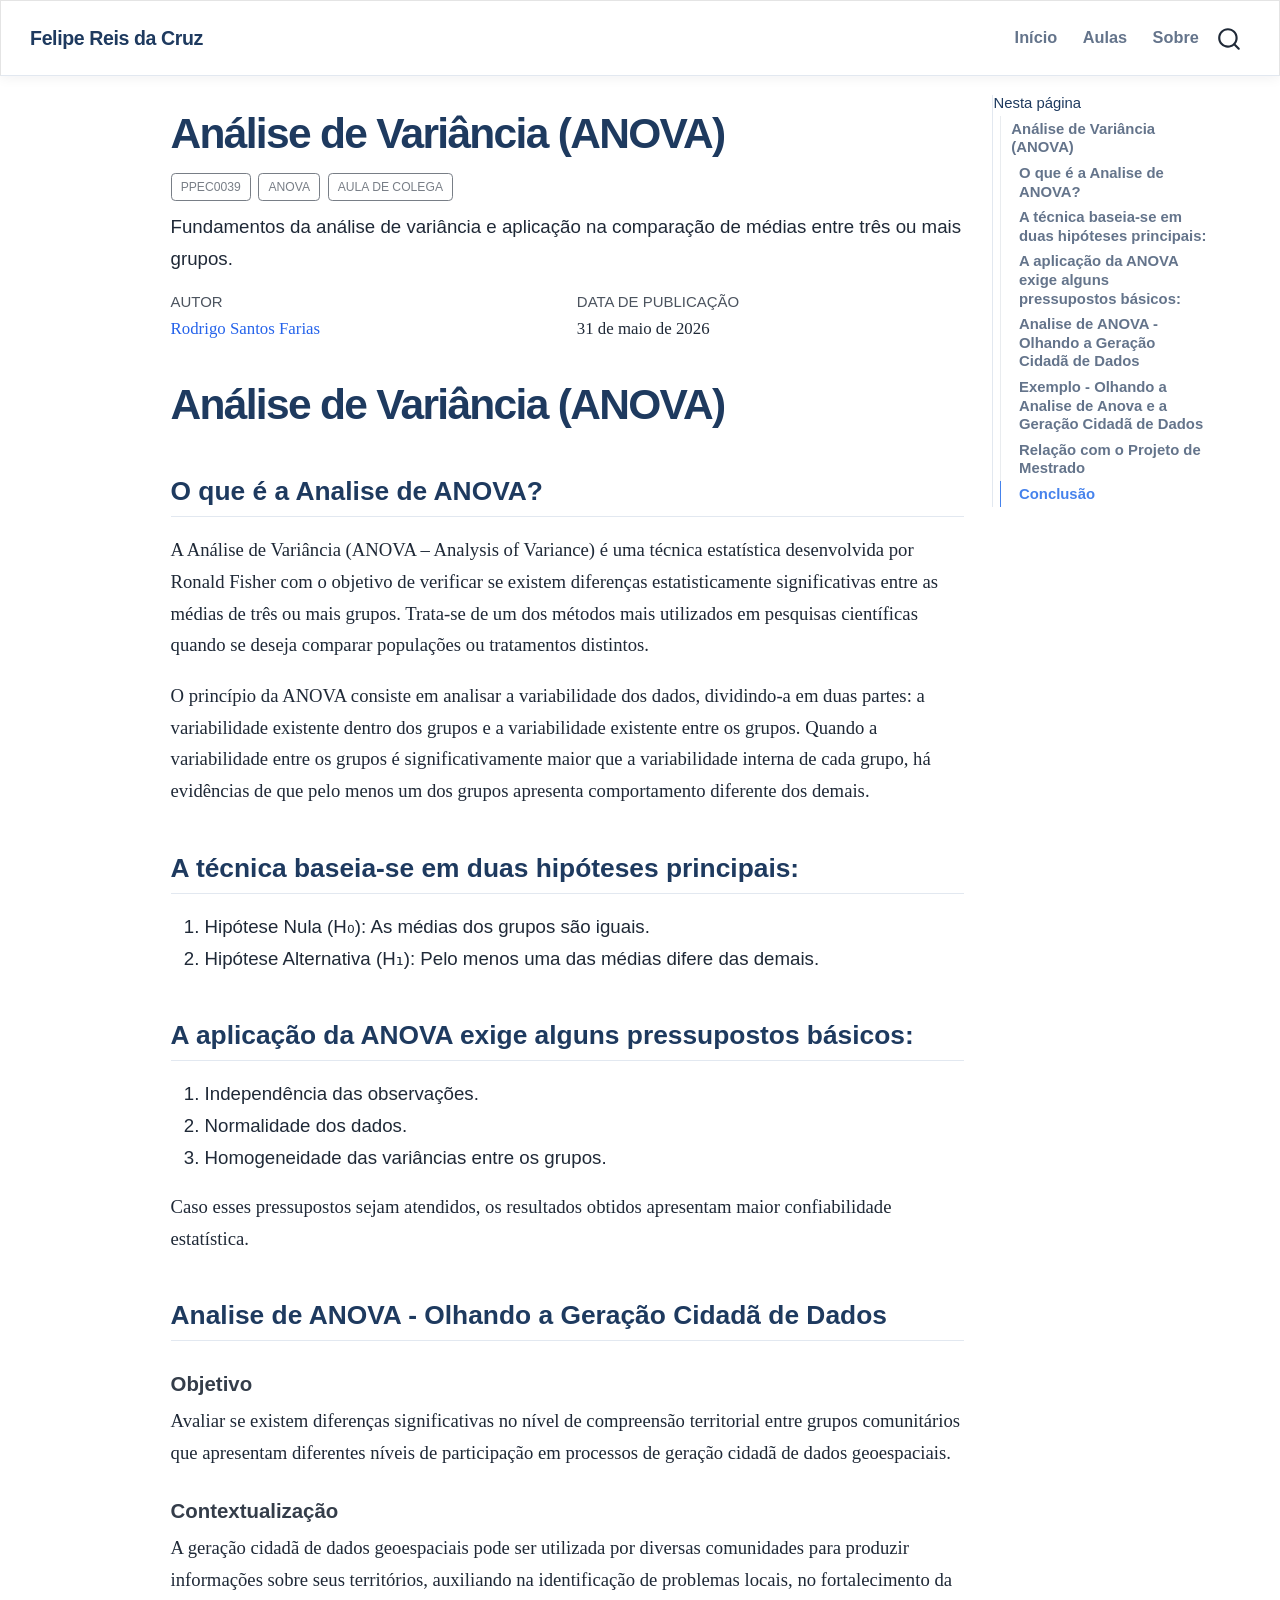
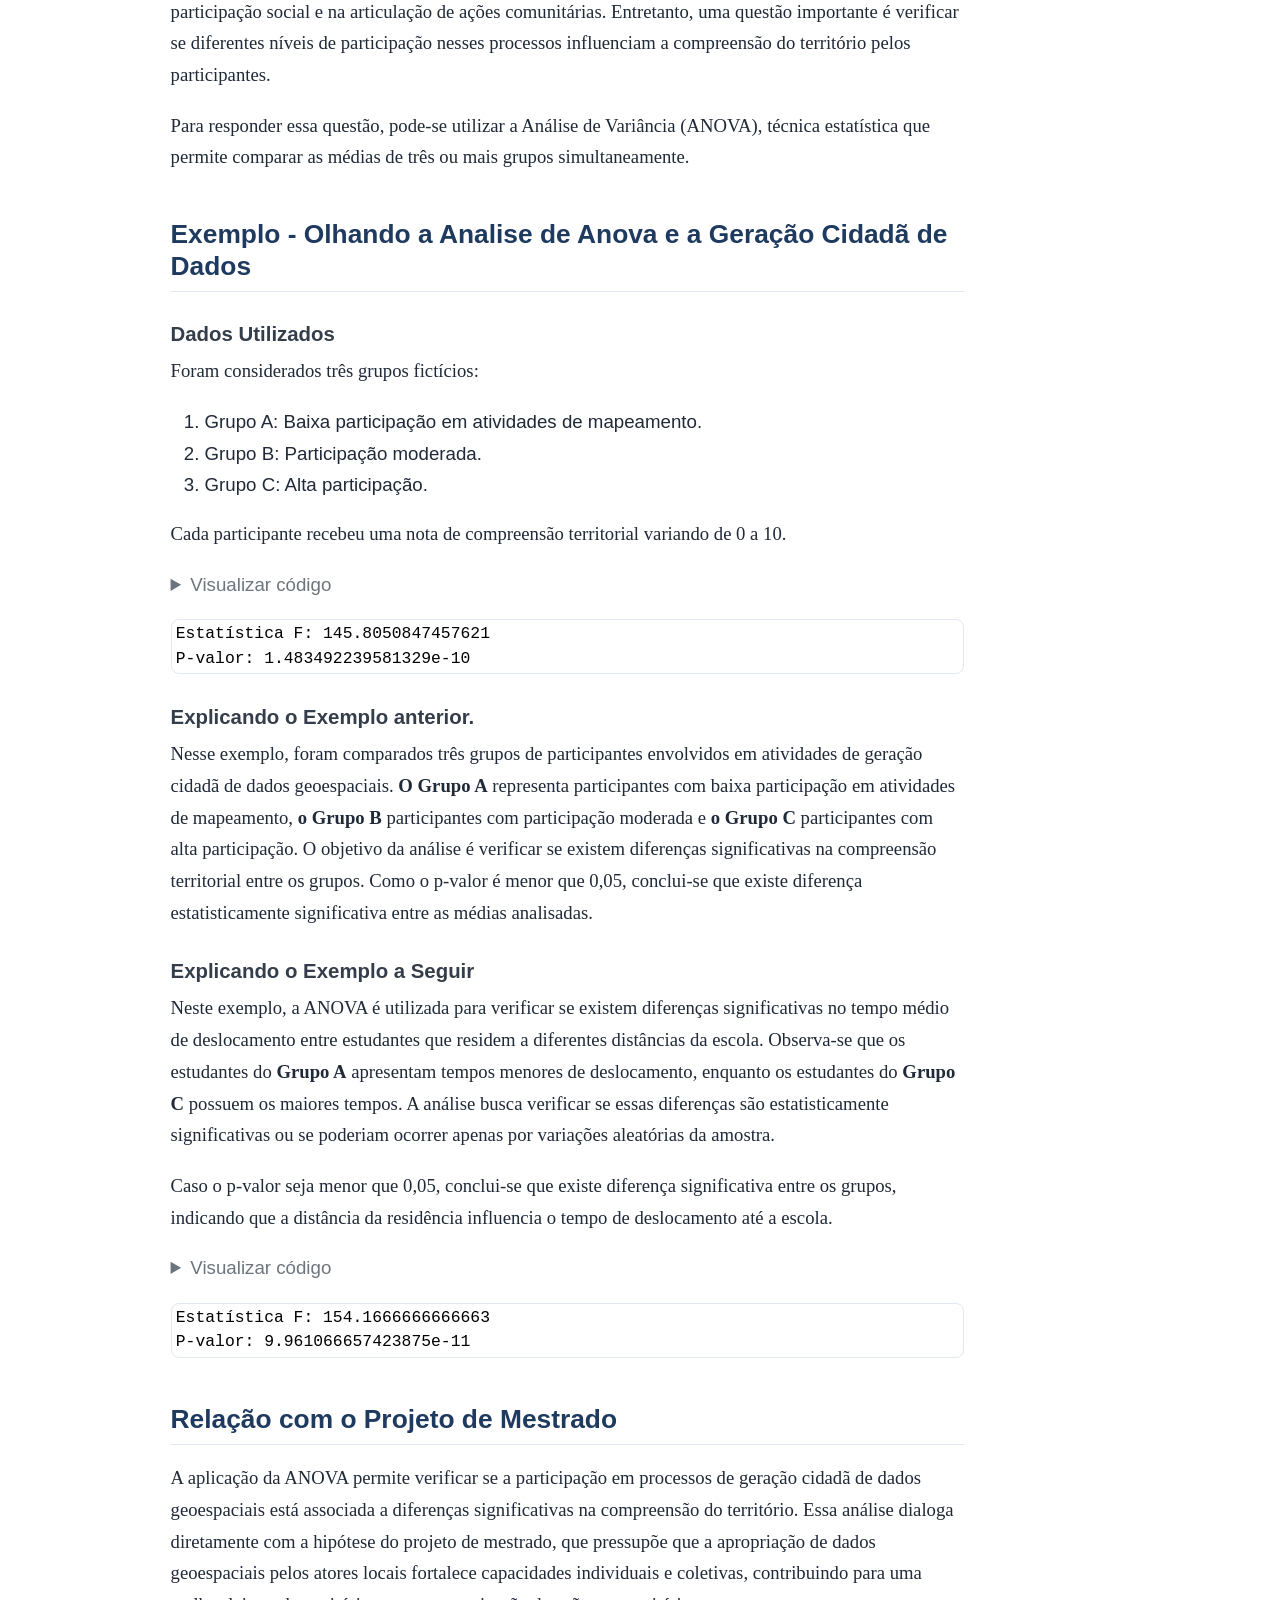
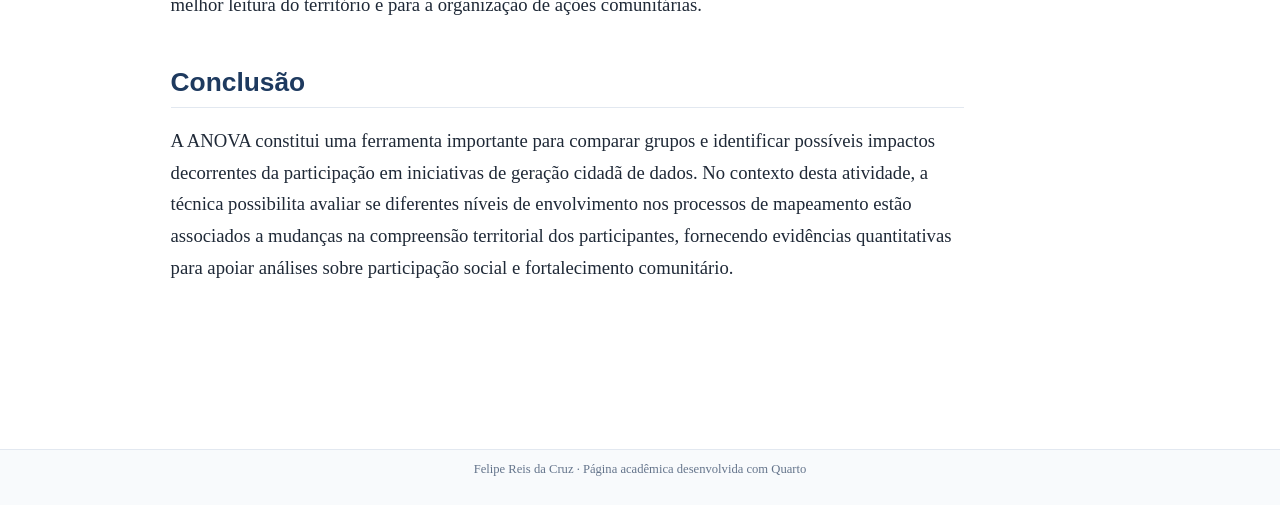
<file: notebooks/analise-variancia-anova.html>
<!DOCTYPE html>
<html xmlns="http://www.w3.org/1999/xhtml" lang="pt-BR" xml:lang="pt-BR"><head>

<meta charset="utf-8">
<meta name="generator" content="quarto-1.9.38">

<meta name="viewport" content="width=device-width, initial-scale=1.0, user-scalable=yes">

<meta name="author" content="Rodrigo Santos Farias">
<meta name="description" content="Fundamentos da análise de variância e aplicação na comparação de médias entre três ou mais grupos.">

<title>Análise de Variância (ANOVA) – Felipe Reis da Cruz</title>
<style>
/* Default styles provided by pandoc.
** See https://pandoc.org/MANUAL.html#variables-for-html for config info.
*/
code{white-space: pre-wrap;}
span.smallcaps{font-variant: small-caps;}
div.columns{display: flex; gap: min(4vw, 1.5em);}
div.column{flex: auto; overflow-x: auto;}
div.hanging-indent{margin-left: 1.5em; text-indent: -1.5em;}
ul.task-list{list-style: none;}
ul.task-list li input[type="checkbox"] {
  width: 0.8em;
  margin: 0 0.8em 0.2em -1em; /* quarto-specific, see https://github.com/quarto-dev/quarto-cli/issues/4556 */ 
  vertical-align: middle;
}
/* CSS for syntax highlighting */
html { -webkit-text-size-adjust: 100%; }
pre > code.sourceCode { white-space: pre; position: relative; }
pre > code.sourceCode > span { display: inline-block; line-height: 1.25; }
pre > code.sourceCode > span:empty { height: 1.2em; }
.sourceCode { overflow: visible; }
code.sourceCode > span { color: inherit; text-decoration: inherit; }
div.sourceCode { margin: 1em 0; }
pre.sourceCode { margin: 0; }
@media screen {
div.sourceCode { overflow: auto; }
}
@media print {
pre > code.sourceCode { white-space: pre-wrap; }
pre > code.sourceCode > span { text-indent: -5em; padding-left: 5em; }
}
pre.numberSource code
  { counter-reset: source-line 0; }
pre.numberSource code > span
  { position: relative; left: -4em; counter-increment: source-line; }
pre.numberSource code > span > a:first-child::before
  { content: counter(source-line);
    position: relative; left: -1em; text-align: right; vertical-align: baseline;
    border: none; display: inline-block;
    -webkit-touch-callout: none; -webkit-user-select: none;
    -khtml-user-select: none; -moz-user-select: none;
    -ms-user-select: none; user-select: none;
    padding: 0 4px; width: 4em;
  }
pre.numberSource { margin-left: 3em;  padding-left: 4px; }
div.sourceCode
  {   }
@media screen {
pre > code.sourceCode > span > a:first-child::before { text-decoration: underline; }
}
</style>


<script src="../site_libs/quarto-nav/quarto-nav.js"></script>
<script src="../site_libs/clipboard/clipboard.min.js"></script>
<script src="../site_libs/quarto-search/autocomplete.umd.js"></script>
<script src="../site_libs/quarto-search/fuse.min.js"></script>
<script src="../site_libs/quarto-search/quarto-search.js"></script>
<meta name="quarto:offset" content="../">
<script src="../site_libs/quarto-html/quarto.js" type="module"></script>
<script src="../site_libs/quarto-html/tabsets/tabsets.js" type="module"></script>
<script src="../site_libs/quarto-html/popper.min.js"></script>
<script src="../site_libs/quarto-html/tippy.umd.min.js"></script>
<script src="../site_libs/quarto-html/anchor.min.js"></script>
<link href="../site_libs/quarto-html/tippy.css" rel="stylesheet">
<link href="../site_libs/quarto-html/quarto-syntax-highlighting-15634bcf2e68342d4ad2dfa704d543f6.css" rel="stylesheet" id="quarto-text-highlighting-styles">
<script src="../site_libs/bootstrap/bootstrap.min.js"></script>
<link href="../site_libs/bootstrap/bootstrap-icons.css" rel="stylesheet">
<link href="../site_libs/bootstrap/bootstrap-fba3472d0f8a2e145e84a3325e8b457d.min.css" rel="stylesheet" append-hash="true" id="quarto-bootstrap" data-mode="light">
<script id="quarto-search-options" type="application/json">{
  "location": "navbar",
  "copy-button": false,
  "collapse-after": 3,
  "panel-placement": "end",
  "type": "overlay",
  "limit": 50,
  "keyboard-shortcut": [
    "f",
    "/",
    "s"
  ],
  "show-item-context": false,
  "language": {
    "search-no-results-text": "Nenhum resultado",
    "search-matching-documents-text": "documentos correspondentes",
    "search-copy-link-title": "Copiar link para a busca",
    "search-hide-matches-text": "Esconder correspondências adicionais",
    "search-more-match-text": "mais correspondência neste documento",
    "search-more-matches-text": "mais correspondências neste documento",
    "search-clear-button-title": "Limpar",
    "search-text-placeholder": "",
    "search-detached-cancel-button-title": "Cancelar",
    "search-submit-button-title": "Enviar",
    "search-label": "Procurar"
  }
}</script>
<style>html{ scroll-behavior: smooth; }</style>


<link rel="stylesheet" href="../styles.css">
</head>

<body class="nav-fixed quarto-light">

<div id="quarto-search-results"></div>
  <header id="quarto-header" class="headroom fixed-top">
    <nav class="navbar navbar-expand-md " data-bs-theme="dark">
      <div class="navbar-container container-fluid">
      <div class="navbar-brand-container mx-auto">
    <a class="navbar-brand" href="../index.html">
    <span class="navbar-title">Felipe Reis da Cruz</span>
    </a>
  </div>
            <div id="quarto-search" class="" title="Procurar"></div>
          <button class="navbar-toggler" type="button" data-bs-toggle="collapse" data-bs-target="#navbarCollapse" aria-controls="navbarCollapse" role="menu" aria-expanded="false" aria-label="Alternar de navegação" onclick="if (window.quartoToggleHeadroom) { window.quartoToggleHeadroom(); }">
  <span class="navbar-toggler-icon"></span>
</button>
          <div class="collapse navbar-collapse" id="navbarCollapse">
            <ul class="navbar-nav navbar-nav-scroll ms-auto">
  <li class="nav-item">
    <a class="nav-link" href="../index.html"> 
<span class="menu-text">Início</span></a>
  </li>  
  <li class="nav-item">
    <a class="nav-link" href="../lista_disciplina.html"> 
<span class="menu-text">Aulas</span></a>
  </li>  
  <li class="nav-item">
    <a class="nav-link" href="../about.html"> 
<span class="menu-text">Sobre</span></a>
  </li>  
</ul>
          </div> <!-- /navcollapse -->
            <div class="quarto-navbar-tools">
</div>
      </div> <!-- /container-fluid -->
    </nav>
</header>
<!-- content -->
<div id="quarto-content" class="quarto-container page-columns page-rows-contents page-layout-article page-navbar">
<!-- sidebar -->
<!-- margin-sidebar -->
    <div id="quarto-margin-sidebar" class="sidebar margin-sidebar">
        <nav id="TOC" role="doc-toc" class="toc-active">
    <h2 id="toc-title">Nesta página</h2>
   
  <ul>
  <li><a href="#análise-de-variância-anova" id="toc-análise-de-variância-anova" class="nav-link active" data-scroll-target="#análise-de-variância-anova"><strong>Análise de Variância (ANOVA)</strong></a>
  <ul class="collapse">
  <li><a href="#o-que-é-a-analise-de-anova" id="toc-o-que-é-a-analise-de-anova" class="nav-link" data-scroll-target="#o-que-é-a-analise-de-anova"><strong>O que é a Analise de ANOVA?</strong></a></li>
  <li><a href="#a-técnica-baseia-se-em-duas-hipóteses-principais" id="toc-a-técnica-baseia-se-em-duas-hipóteses-principais" class="nav-link" data-scroll-target="#a-técnica-baseia-se-em-duas-hipóteses-principais"><strong>A técnica baseia-se em duas hipóteses principais:</strong></a></li>
  <li><a href="#a-aplicação-da-anova-exige-alguns-pressupostos-básicos" id="toc-a-aplicação-da-anova-exige-alguns-pressupostos-básicos" class="nav-link" data-scroll-target="#a-aplicação-da-anova-exige-alguns-pressupostos-básicos"><strong>A aplicação da ANOVA exige alguns pressupostos básicos:</strong></a></li>
  <li><a href="#analise-de-anova---olhando-a-geração-cidadã-de-dados" id="toc-analise-de-anova---olhando-a-geração-cidadã-de-dados" class="nav-link" data-scroll-target="#analise-de-anova---olhando-a-geração-cidadã-de-dados"><strong>Analise de ANOVA - Olhando a Geração Cidadã de Dados</strong></a>
  <ul class="collapse">
  <li><a href="#objetivo" id="toc-objetivo" class="nav-link" data-scroll-target="#objetivo"><strong>Objetivo</strong></a></li>
  <li><a href="#contextualização" id="toc-contextualização" class="nav-link" data-scroll-target="#contextualização"><strong>Contextualização</strong></a></li>
  </ul></li>
  <li><a href="#exemplo---olhando-a-analise-de-anova-e-a-geração-cidadã-de-dados" id="toc-exemplo---olhando-a-analise-de-anova-e-a-geração-cidadã-de-dados" class="nav-link" data-scroll-target="#exemplo---olhando-a-analise-de-anova-e-a-geração-cidadã-de-dados"><strong>Exemplo - Olhando a Analise de Anova e a Geração Cidadã de Dados</strong></a>
  <ul class="collapse">
  <li><a href="#dados-utilizados" id="toc-dados-utilizados" class="nav-link" data-scroll-target="#dados-utilizados"><strong>Dados Utilizados</strong></a></li>
  <li><a href="#explicando-o-exemplo-anterior." id="toc-explicando-o-exemplo-anterior." class="nav-link" data-scroll-target="#explicando-o-exemplo-anterior."><strong>Explicando o Exemplo anterior.</strong></a></li>
  <li><a href="#explicando-o-exemplo-a-seguir" id="toc-explicando-o-exemplo-a-seguir" class="nav-link" data-scroll-target="#explicando-o-exemplo-a-seguir"><strong>Explicando o Exemplo a Seguir</strong></a></li>
  </ul></li>
  <li><a href="#relação-com-o-projeto-de-mestrado" id="toc-relação-com-o-projeto-de-mestrado" class="nav-link" data-scroll-target="#relação-com-o-projeto-de-mestrado"><strong>Relação com o Projeto de Mestrado</strong></a></li>
  <li><a href="#conclusão" id="toc-conclusão" class="nav-link" data-scroll-target="#conclusão"><strong>Conclusão</strong></a></li>
  </ul></li>
  </ul>
</nav>
    </div>
<!-- main -->
<main class="content" id="quarto-document-content">

<header id="title-block-header" class="quarto-title-block default">
<div class="quarto-title">
<h1 class="title">Análise de Variância (ANOVA)</h1>
  <div class="quarto-categories">
    <div class="quarto-category">PPEC0039</div>
    <div class="quarto-category">ANOVA</div>
    <div class="quarto-category">Aula de colega</div>
  </div>
  </div>

<div>
  <div class="description">
    Fundamentos da análise de variância e aplicação na comparação de médias entre três ou mais grupos.
  </div>
</div>


<div class="quarto-title-meta">

    <div>
    <div class="quarto-title-meta-heading">Autor</div>
    <div class="quarto-title-meta-contents">
             <p><a href="https://github.com/rodrigosantosfarias963-UFBA/ppec0039">Rodrigo Santos Farias</a> </p>
          </div>
  </div>
    
    <div>
    <div class="quarto-title-meta-heading">Data de Publicação</div>
    <div class="quarto-title-meta-contents">
      <p class="date">31 de maio de 2026</p>
    </div>
  </div>
  
    
  </div>
  


</header>


<section id="análise-de-variância-anova" class="level1">
<h1><strong>Análise de Variância (ANOVA)</strong></h1>
<section id="o-que-é-a-analise-de-anova" class="level2">
<h2 class="anchored" data-anchor-id="o-que-é-a-analise-de-anova"><strong>O que é a Analise de ANOVA?</strong></h2>
<p>A Análise de Variância (ANOVA – Analysis of Variance) é uma técnica estatística desenvolvida por Ronald Fisher com o objetivo de verificar se existem diferenças estatisticamente significativas entre as médias de três ou mais grupos. Trata-se de um dos métodos mais utilizados em pesquisas científicas quando se deseja comparar populações ou tratamentos distintos.</p>
<p>O princípio da ANOVA consiste em analisar a variabilidade dos dados, dividindo-a em duas partes: a variabilidade existente dentro dos grupos e a variabilidade existente entre os grupos. Quando a variabilidade entre os grupos é significativamente maior que a variabilidade interna de cada grupo, há evidências de que pelo menos um dos grupos apresenta comportamento diferente dos demais.</p>
</section>
<section id="a-técnica-baseia-se-em-duas-hipóteses-principais" class="level2">
<h2 class="anchored" data-anchor-id="a-técnica-baseia-se-em-duas-hipóteses-principais"><strong>A técnica baseia-se em duas hipóteses principais:</strong></h2>
<ol type="1">
<li>Hipótese Nula (H₀): As médias dos grupos são iguais.</li>
<li>Hipótese Alternativa (H₁): Pelo menos uma das médias difere das demais.</li>
</ol>
</section>
<section id="a-aplicação-da-anova-exige-alguns-pressupostos-básicos" class="level2">
<h2 class="anchored" data-anchor-id="a-aplicação-da-anova-exige-alguns-pressupostos-básicos"><strong>A aplicação da ANOVA exige alguns pressupostos básicos:</strong></h2>
<ol type="1">
<li>Independência das observações.</li>
<li>Normalidade dos dados.</li>
<li>Homogeneidade das variâncias entre os grupos.</li>
</ol>
<p>Caso esses pressupostos sejam atendidos, os resultados obtidos apresentam maior confiabilidade estatística.</p>
</section>
<section id="analise-de-anova---olhando-a-geração-cidadã-de-dados" class="level2">
<h2 class="anchored" data-anchor-id="analise-de-anova---olhando-a-geração-cidadã-de-dados"><strong>Analise de ANOVA - Olhando a Geração Cidadã de Dados</strong></h2>
<section id="objetivo" class="level3">
<h3 class="anchored" data-anchor-id="objetivo"><strong>Objetivo</strong></h3>
<p>Avaliar se existem diferenças significativas no nível de compreensão territorial entre grupos comunitários que apresentam diferentes níveis de participação em processos de geração cidadã de dados geoespaciais.</p>
</section>
<section id="contextualização" class="level3">
<h3 class="anchored" data-anchor-id="contextualização"><strong>Contextualização</strong></h3>
<p>A geração cidadã de dados geoespaciais pode ser utilizada por diversas comunidades para produzir informações sobre seus territórios, auxiliando na identificação de problemas locais, no fortalecimento da participação social e na articulação de ações comunitárias. Entretanto, uma questão importante é verificar se diferentes níveis de participação nesses processos influenciam a compreensão do território pelos participantes.</p>
<p>Para responder essa questão, pode-se utilizar a Análise de Variância (ANOVA), técnica estatística que permite comparar as médias de três ou mais grupos simultaneamente.</p>
</section>
</section>
<section id="exemplo---olhando-a-analise-de-anova-e-a-geração-cidadã-de-dados" class="level2">
<h2 class="anchored" data-anchor-id="exemplo---olhando-a-analise-de-anova-e-a-geração-cidadã-de-dados"><strong>Exemplo - Olhando a Analise de Anova e a Geração Cidadã de Dados</strong></h2>
<section id="dados-utilizados" class="level3">
<h3 class="anchored" data-anchor-id="dados-utilizados"><strong>Dados Utilizados</strong></h3>
<p>Foram considerados três grupos fictícios:</p>
<ol type="1">
<li>Grupo A: Baixa participação em atividades de mapeamento.</li>
<li>Grupo B: Participação moderada.</li>
<li>Grupo C: Alta participação.</li>
</ol>
<p>Cada participante recebeu uma nota de compreensão territorial variando de 0 a 10.</p>
<div id="cell-7" class="cell" data-quarto-private-1="{&quot;key&quot;:&quot;colab&quot;,&quot;value&quot;:{&quot;base_uri&quot;:&quot;https://localhost:8080/&quot;}}" data-outputid="a1e97850-fdd4-4b55-d6bb-3918a30b52b9" data-execution_count="6">
<details class="code-fold">
<summary>Visualizar código</summary>
<div class="code-copy-outer-scaffold"><div class="sourceCode cell-code" id="cb1"><pre class="sourceCode python code-with-copy"><code class="sourceCode python"><span id="cb1-1"><a href="#cb1-1" aria-hidden="true" tabindex="-1"></a><span class="co"># Dados fictícios: Nota de compreensão territorial (0 a 10)</span></span>
<span id="cb1-2"><a href="#cb1-2" aria-hidden="true" tabindex="-1"></a></span>
<span id="cb1-3"><a href="#cb1-3" aria-hidden="true" tabindex="-1"></a>grupo_a <span class="op">=</span> [<span class="fl">4.2</span>, <span class="fl">4.8</span>, <span class="fl">5.1</span>, <span class="fl">4.5</span>, <span class="fl">5.0</span>, <span class="fl">4.7</span>]  <span class="co"># Baixa participação</span></span>
<span id="cb1-4"><a href="#cb1-4" aria-hidden="true" tabindex="-1"></a>grupo_b <span class="op">=</span> [<span class="fl">5.8</span>, <span class="fl">6.1</span>, <span class="fl">6.4</span>, <span class="fl">6.0</span>, <span class="fl">6.3</span>, <span class="fl">5.9</span>]  <span class="co"># Participação moderada</span></span>
<span id="cb1-5"><a href="#cb1-5" aria-hidden="true" tabindex="-1"></a>grupo_c <span class="op">=</span> [<span class="fl">7.2</span>, <span class="fl">7.5</span>, <span class="fl">8.0</span>, <span class="fl">7.8</span>, <span class="fl">8.1</span>, <span class="fl">7.6</span>]  <span class="co"># Alta participação</span></span>
<span id="cb1-6"><a href="#cb1-6" aria-hidden="true" tabindex="-1"></a></span>
<span id="cb1-7"><a href="#cb1-7" aria-hidden="true" tabindex="-1"></a><span class="im">from</span> scipy.stats <span class="im">import</span> f_oneway</span>
<span id="cb1-8"><a href="#cb1-8" aria-hidden="true" tabindex="-1"></a></span>
<span id="cb1-9"><a href="#cb1-9" aria-hidden="true" tabindex="-1"></a>f, p <span class="op">=</span> f_oneway(grupo_a, grupo_b, grupo_c)</span>
<span id="cb1-10"><a href="#cb1-10" aria-hidden="true" tabindex="-1"></a></span>
<span id="cb1-11"><a href="#cb1-11" aria-hidden="true" tabindex="-1"></a><span class="bu">print</span>(<span class="st">"Estatística F:"</span>, f)</span>
<span id="cb1-12"><a href="#cb1-12" aria-hidden="true" tabindex="-1"></a><span class="bu">print</span>(<span class="st">"P-valor:"</span>, p)</span></code></pre></div><button title="Copiar para a área de transferência" class="code-copy-button"><i class="bi"></i></button></div>
</details>
<div class="cell-output cell-output-stdout">
<pre><code>Estatística F: 145.8050847457621
P-valor: 1.483492239581329e-10</code></pre>
</div>
</div>
</section>
<section id="explicando-o-exemplo-anterior." class="level3">
<h3 class="anchored" data-anchor-id="explicando-o-exemplo-anterior."><strong>Explicando o Exemplo anterior.</strong></h3>
<p>Nesse exemplo, foram comparados três grupos de participantes envolvidos em atividades de geração cidadã de dados geoespaciais. <strong>O Grupo A</strong> representa participantes com baixa participação em atividades de mapeamento, <strong>o Grupo B</strong> participantes com participação moderada e <strong>o Grupo C</strong> participantes com alta participação. O objetivo da análise é verificar se existem diferenças significativas na compreensão territorial entre os grupos. Como o p-valor é menor que 0,05, conclui-se que existe diferença estatisticamente significativa entre as médias analisadas.</p>
</section>
<section id="explicando-o-exemplo-a-seguir" class="level3">
<h3 class="anchored" data-anchor-id="explicando-o-exemplo-a-seguir"><strong>Explicando o Exemplo a Seguir</strong></h3>
<p>Neste exemplo, a ANOVA é utilizada para verificar se existem diferenças significativas no tempo médio de deslocamento entre estudantes que residem a diferentes distâncias da escola. Observa-se que os estudantes do <strong>Grupo A</strong> apresentam tempos menores de deslocamento, enquanto os estudantes do <strong>Grupo C</strong> possuem os maiores tempos. A análise busca verificar se essas diferenças são estatisticamente significativas ou se poderiam ocorrer apenas por variações aleatórias da amostra.</p>
<p>Caso o p-valor seja menor que 0,05, conclui-se que existe diferença significativa entre os grupos, indicando que a distância da residência influencia o tempo de deslocamento até a escola.</p>
<div id="cell-10" class="cell" data-quarto-private-1="{&quot;key&quot;:&quot;colab&quot;,&quot;value&quot;:{&quot;base_uri&quot;:&quot;https://localhost:8080/&quot;}}" data-outputid="e5622d36-3e0c-4262-eca9-1a284865677a" data-execution_count="9">
<details class="code-fold">
<summary>Visualizar código</summary>
<div class="code-copy-outer-scaffold"><div class="sourceCode cell-code" id="cb3"><pre class="sourceCode python code-with-copy"><code class="sourceCode python"><span id="cb3-1"><a href="#cb3-1" aria-hidden="true" tabindex="-1"></a><span class="co"># Dados fictícios</span></span>
<span id="cb3-2"><a href="#cb3-2" aria-hidden="true" tabindex="-1"></a></span>
<span id="cb3-3"><a href="#cb3-3" aria-hidden="true" tabindex="-1"></a>grupo_a <span class="op">=</span> [<span class="dv">8</span>, <span class="dv">10</span>, <span class="dv">12</span>, <span class="dv">9</span>, <span class="dv">11</span>, <span class="dv">10</span>]</span>
<span id="cb3-4"><a href="#cb3-4" aria-hidden="true" tabindex="-1"></a>grupo_b <span class="op">=</span> [<span class="dv">15</span>, <span class="dv">18</span>, <span class="dv">20</span>, <span class="dv">17</span>, <span class="dv">19</span>, <span class="dv">16</span>]</span>
<span id="cb3-5"><a href="#cb3-5" aria-hidden="true" tabindex="-1"></a>grupo_c <span class="op">=</span> [<span class="dv">25</span>, <span class="dv">28</span>, <span class="dv">30</span>, <span class="dv">27</span>, <span class="dv">29</span>, <span class="dv">26</span>]</span>
<span id="cb3-6"><a href="#cb3-6" aria-hidden="true" tabindex="-1"></a></span>
<span id="cb3-7"><a href="#cb3-7" aria-hidden="true" tabindex="-1"></a><span class="im">from</span> scipy.stats <span class="im">import</span> f_oneway</span>
<span id="cb3-8"><a href="#cb3-8" aria-hidden="true" tabindex="-1"></a></span>
<span id="cb3-9"><a href="#cb3-9" aria-hidden="true" tabindex="-1"></a>f, p <span class="op">=</span> f_oneway(grupo_a, grupo_b, grupo_c)</span>
<span id="cb3-10"><a href="#cb3-10" aria-hidden="true" tabindex="-1"></a></span>
<span id="cb3-11"><a href="#cb3-11" aria-hidden="true" tabindex="-1"></a><span class="bu">print</span>(<span class="st">"Estatística F:"</span>, f)</span>
<span id="cb3-12"><a href="#cb3-12" aria-hidden="true" tabindex="-1"></a><span class="bu">print</span>(<span class="st">"P-valor:"</span>, p)</span></code></pre></div><button title="Copiar para a área de transferência" class="code-copy-button"><i class="bi"></i></button></div>
</details>
<div class="cell-output cell-output-stdout">
<pre><code>Estatística F: 154.1666666666663
P-valor: 9.961066657423875e-11</code></pre>
</div>
</div>
</section>
</section>
<section id="relação-com-o-projeto-de-mestrado" class="level2">
<h2 class="anchored" data-anchor-id="relação-com-o-projeto-de-mestrado"><strong>Relação com o Projeto de Mestrado</strong></h2>
<p>A aplicação da ANOVA permite verificar se a participação em processos de geração cidadã de dados geoespaciais está associada a diferenças significativas na compreensão do território. Essa análise dialoga diretamente com a hipótese do projeto de mestrado, que pressupõe que a apropriação de dados geoespaciais pelos atores locais fortalece capacidades individuais e coletivas, contribuindo para uma melhor leitura do território e para a organização de ações comunitárias.</p>
</section>
<section id="conclusão" class="level2">
<h2 class="anchored" data-anchor-id="conclusão"><strong>Conclusão</strong></h2>
<p>A ANOVA constitui uma ferramenta importante para comparar grupos e identificar possíveis impactos decorrentes da participação em iniciativas de geração cidadã de dados. No contexto desta atividade, a técnica possibilita avaliar se diferentes níveis de envolvimento nos processos de mapeamento estão associados a mudanças na compreensão territorial dos participantes, fornecendo evidências quantitativas para apoiar análises sobre participação social e fortalecimento comunitário.</p>


</section>
</section>

</main> <!-- /main -->
<script id="quarto-html-after-body" type="application/javascript">
  window.document.addEventListener("DOMContentLoaded", function (event) {
    const icon = "";
    const anchorJS = new window.AnchorJS();
    anchorJS.options = {
      placement: 'right',
      icon: icon
    };
    anchorJS.add('.anchored');
    const isCodeAnnotation = (el) => {
      for (const clz of el.classList) {
        if (clz.startsWith('code-annotation-')) {                     
          return true;
        }
      }
      return false;
    }
    const onCopySuccess = function(e) {
      // button target
      const button = e.trigger;
      // don't keep focus
      button.blur();
      // flash "checked"
      button.classList.add('code-copy-button-checked');
      var currentTitle = button.getAttribute("title");
      button.setAttribute("title", "Copiada");
      let tooltip;
      if (window.bootstrap) {
        button.setAttribute("data-bs-toggle", "tooltip");
        button.setAttribute("data-bs-placement", "left");
        button.setAttribute("data-bs-title", "Copiada");
        tooltip = new bootstrap.Tooltip(button, 
          { trigger: "manual", 
            customClass: "code-copy-button-tooltip",
            offset: [0, -8]});
        tooltip.show();    
      }
      setTimeout(function() {
        if (tooltip) {
          tooltip.hide();
          button.removeAttribute("data-bs-title");
          button.removeAttribute("data-bs-toggle");
          button.removeAttribute("data-bs-placement");
        }
        button.setAttribute("title", currentTitle);
        button.classList.remove('code-copy-button-checked');
      }, 1000);
      // clear code selection
      e.clearSelection();
    }
    const getTextToCopy = function(trigger) {
      const outerScaffold = trigger.parentElement.cloneNode(true);
      const codeEl = outerScaffold.querySelector('code');
      for (const childEl of codeEl.children) {
        if (isCodeAnnotation(childEl)) {
          childEl.remove();
        }
      }
      return codeEl.innerText;
    }
    const clipboard = new window.ClipboardJS('.code-copy-button:not([data-in-quarto-modal])', {
      text: getTextToCopy
    });
    clipboard.on('success', onCopySuccess);
    if (window.document.getElementById('quarto-embedded-source-code-modal')) {
      const clipboardModal = new window.ClipboardJS('.code-copy-button[data-in-quarto-modal]', {
        text: getTextToCopy,
        container: window.document.getElementById('quarto-embedded-source-code-modal')
      });
      clipboardModal.on('success', onCopySuccess);
    }
      var localhostRegex = new RegExp(/^(?:http|https):\/\/localhost\:?[0-9]*\//);
      var mailtoRegex = new RegExp(/^mailto:/);
        var filterRegex = new RegExp('/' + window.location.host + '/');
      var isInternal = (href) => {
          return filterRegex.test(href) || localhostRegex.test(href) || mailtoRegex.test(href);
      }
      // Inspect non-navigation links and adorn them if external
     var links = window.document.querySelectorAll('a[href]:not(.nav-link):not(.navbar-brand):not(.toc-action):not(.sidebar-link):not(.sidebar-item-toggle):not(.pagination-link):not(.no-external):not([aria-hidden]):not(.dropdown-item):not(.quarto-navigation-tool):not(.about-link)');
      for (var i=0; i<links.length; i++) {
        const link = links[i];
        if (!isInternal(link.href)) {
          // undo the damage that might have been done by quarto-nav.js in the case of
          // links that we want to consider external
          if (link.dataset.originalHref !== undefined) {
            link.href = link.dataset.originalHref;
          }
        }
      }
    function tippyHover(el, contentFn, onTriggerFn, onUntriggerFn) {
      const config = {
        allowHTML: true,
        maxWidth: 500,
        delay: 100,
        arrow: false,
        appendTo: function(el) {
            return el.parentElement;
        },
        interactive: true,
        interactiveBorder: 10,
        theme: 'quarto',
        placement: 'bottom-start',
      };
      if (contentFn) {
        config.content = contentFn;
      }
      if (onTriggerFn) {
        config.onTrigger = onTriggerFn;
      }
      if (onUntriggerFn) {
        config.onUntrigger = onUntriggerFn;
      }
      window.tippy(el, config); 
    }
    const noterefs = window.document.querySelectorAll('a[role="doc-noteref"]');
    for (var i=0; i<noterefs.length; i++) {
      const ref = noterefs[i];
      tippyHover(ref, function() {
        // use id or data attribute instead here
        let href = ref.getAttribute('data-footnote-href') || ref.getAttribute('href');
        try { href = new URL(href).hash; } catch {}
        const id = href.replace(/^#\/?/, "");
        const note = window.document.getElementById(id);
        if (note) {
          return note.innerHTML;
        } else {
          return "";
        }
      });
    }
    const xrefs = window.document.querySelectorAll('a.quarto-xref');
    const processXRef = (id, note) => {
      // Strip column container classes
      const stripColumnClz = (el) => {
        el.classList.remove("page-full", "page-columns");
        if (el.children) {
          for (const child of el.children) {
            stripColumnClz(child);
          }
        }
      }
      stripColumnClz(note)
      if (id === null || id.startsWith('sec-')) {
        // Special case sections, only their first couple elements
        const container = document.createElement("div");
        if (note.children && note.children.length > 2) {
          container.appendChild(note.children[0].cloneNode(true));
          for (let i = 1; i < note.children.length; i++) {
            const child = note.children[i];
            if (child.tagName === "P" && child.innerText === "") {
              continue;
            } else {
              container.appendChild(child.cloneNode(true));
              break;
            }
          }
          if (window.Quarto?.typesetMath) {
            window.Quarto.typesetMath(container);
          }
          return container.innerHTML
        } else {
          if (window.Quarto?.typesetMath) {
            window.Quarto.typesetMath(note);
          }
          return note.innerHTML;
        }
      } else {
        // Remove any anchor links if they are present
        const anchorLink = note.querySelector('a.anchorjs-link');
        if (anchorLink) {
          anchorLink.remove();
        }
        if (window.Quarto?.typesetMath) {
          window.Quarto.typesetMath(note);
        }
        if (note.classList.contains("callout")) {
          return note.outerHTML;
        } else {
          return note.innerHTML;
        }
      }
    }
    for (var i=0; i<xrefs.length; i++) {
      const xref = xrefs[i];
      tippyHover(xref, undefined, function(instance) {
        instance.disable();
        let url = xref.getAttribute('href');
        let hash = undefined; 
        if (url.startsWith('#')) {
          hash = url;
        } else {
          try { hash = new URL(url).hash; } catch {}
        }
        if (hash) {
          const id = hash.replace(/^#\/?/, "");
          const note = window.document.getElementById(id);
          if (note !== null) {
            try {
              const html = processXRef(id, note.cloneNode(true));
              instance.setContent(html);
            } finally {
              instance.enable();
              instance.show();
            }
          } else {
            // See if we can fetch this
            fetch(url.split('#')[0])
            .then(res => res.text())
            .then(html => {
              const parser = new DOMParser();
              const htmlDoc = parser.parseFromString(html, "text/html");
              const note = htmlDoc.getElementById(id);
              if (note !== null) {
                const html = processXRef(id, note);
                instance.setContent(html);
              } 
            }).finally(() => {
              instance.enable();
              instance.show();
            });
          }
        } else {
          // See if we can fetch a full url (with no hash to target)
          // This is a special case and we should probably do some content thinning / targeting
          fetch(url)
          .then(res => res.text())
          .then(html => {
            const parser = new DOMParser();
            const htmlDoc = parser.parseFromString(html, "text/html");
            const note = htmlDoc.querySelector('main.content');
            if (note !== null) {
              // This should only happen for chapter cross references
              // (since there is no id in the URL)
              // remove the first header
              if (note.children.length > 0 && note.children[0].tagName === "HEADER") {
                note.children[0].remove();
              }
              const html = processXRef(null, note);
              instance.setContent(html);
            } 
          }).finally(() => {
            instance.enable();
            instance.show();
          });
        }
      }, function(instance) {
      });
    }
        let selectedAnnoteEl;
        const selectorForAnnotation = ( cell, annotation) => {
          let cellAttr = 'data-code-cell="' + cell + '"';
          let lineAttr = 'data-code-annotation="' +  annotation + '"';
          const selector = 'span[' + cellAttr + '][' + lineAttr + ']';
          return selector;
        }
        const selectCodeLines = (annoteEl) => {
          const doc = window.document;
          const targetCell = annoteEl.getAttribute("data-target-cell");
          const targetAnnotation = annoteEl.getAttribute("data-target-annotation");
          const annoteSpan = window.document.querySelector(selectorForAnnotation(targetCell, targetAnnotation));
          const lines = annoteSpan.getAttribute("data-code-lines").split(",");
          const lineIds = lines.map((line) => {
            return targetCell + "-" + line;
          })
          let top = null;
          let height = null;
          let parent = null;
          if (lineIds.length > 0) {
              //compute the position of the single el (top and bottom and make a div)
              const el = window.document.getElementById(lineIds[0]);
              top = el.offsetTop;
              height = el.offsetHeight;
              parent = el.parentElement.parentElement;
            if (lineIds.length > 1) {
              const lastEl = window.document.getElementById(lineIds[lineIds.length - 1]);
              const bottom = lastEl.offsetTop + lastEl.offsetHeight;
              height = bottom - top;
            }
            if (top !== null && height !== null && parent !== null) {
              // cook up a div (if necessary) and position it 
              let div = window.document.getElementById("code-annotation-line-highlight");
              if (div === null) {
                div = window.document.createElement("div");
                div.setAttribute("id", "code-annotation-line-highlight");
                div.style.position = 'absolute';
                parent.appendChild(div);
              }
              div.style.top = top - 2 + "px";
              div.style.height = height + 4 + "px";
              div.style.left = 0;
              let gutterDiv = window.document.getElementById("code-annotation-line-highlight-gutter");
              if (gutterDiv === null) {
                gutterDiv = window.document.createElement("div");
                gutterDiv.setAttribute("id", "code-annotation-line-highlight-gutter");
                gutterDiv.style.position = 'absolute';
                const codeCell = window.document.getElementById(targetCell);
                const gutter = codeCell.querySelector('.code-annotation-gutter');
                gutter.appendChild(gutterDiv);
              }
              gutterDiv.style.top = top - 2 + "px";
              gutterDiv.style.height = height + 4 + "px";
            }
            selectedAnnoteEl = annoteEl;
          }
        };
        const unselectCodeLines = () => {
          const elementsIds = ["code-annotation-line-highlight", "code-annotation-line-highlight-gutter"];
          elementsIds.forEach((elId) => {
            const div = window.document.getElementById(elId);
            if (div) {
              div.remove();
            }
          });
          selectedAnnoteEl = undefined;
        };
          // Handle positioning of the toggle
      window.addEventListener(
        "resize",
        throttle(() => {
          elRect = undefined;
          if (selectedAnnoteEl) {
            selectCodeLines(selectedAnnoteEl);
          }
        }, 10)
      );
      function throttle(fn, ms) {
      let throttle = false;
      let timer;
        return (...args) => {
          if(!throttle) { // first call gets through
              fn.apply(this, args);
              throttle = true;
          } else { // all the others get throttled
              if(timer) clearTimeout(timer); // cancel #2
              timer = setTimeout(() => {
                fn.apply(this, args);
                timer = throttle = false;
              }, ms);
          }
        };
      }
        // Attach click handler to the DT
        const annoteDls = window.document.querySelectorAll('dt[data-target-cell]');
        for (const annoteDlNode of annoteDls) {
          annoteDlNode.addEventListener('click', (event) => {
            const clickedEl = event.target;
            if (clickedEl !== selectedAnnoteEl) {
              unselectCodeLines();
              const activeEl = window.document.querySelector('dt[data-target-cell].code-annotation-active');
              if (activeEl) {
                activeEl.classList.remove('code-annotation-active');
              }
              selectCodeLines(clickedEl);
              clickedEl.classList.add('code-annotation-active');
            } else {
              // Unselect the line
              unselectCodeLines();
              clickedEl.classList.remove('code-annotation-active');
            }
          });
        }
    const findCites = (el) => {
      const parentEl = el.parentElement;
      if (parentEl) {
        const cites = parentEl.dataset.cites;
        if (cites) {
          return {
            el,
            cites: cites.split(' ')
          };
        } else {
          return findCites(el.parentElement)
        }
      } else {
        return undefined;
      }
    };
    var bibliorefs = window.document.querySelectorAll('a[role="doc-biblioref"]');
    for (var i=0; i<bibliorefs.length; i++) {
      const ref = bibliorefs[i];
      const citeInfo = findCites(ref);
      if (citeInfo) {
        tippyHover(citeInfo.el, function() {
          var popup = window.document.createElement('div');
          citeInfo.cites.forEach(function(cite) {
            var citeDiv = window.document.createElement('div');
            citeDiv.classList.add('hanging-indent');
            citeDiv.classList.add('csl-entry');
            var biblioDiv = window.document.getElementById('ref-' + cite);
            if (biblioDiv) {
              citeDiv.innerHTML = biblioDiv.innerHTML;
            }
            popup.appendChild(citeDiv);
          });
          return popup.innerHTML;
        });
      }
    }
  });
  </script>
</div> <!-- /content -->
<footer class="footer">
  <div class="nav-footer">
    <div class="nav-footer-left">
      &nbsp;
    </div>   
    <div class="nav-footer-center">
<p>Felipe Reis da Cruz · Página acadêmica desenvolvida com Quarto</p>
</div>
    <div class="nav-footer-right">
      &nbsp;
    </div>
  </div>
</footer>




<script src="../site_libs/quarto-html/zenscroll-min.js"></script>
</body></html>
</file>
<file: site_libs/quarto-html/tippy.css>
.tippy-box[data-animation=fade][data-state=hidden]{opacity:0}[data-tippy-root]{max-width:calc(100vw - 10px)}.tippy-box{position:relative;background-color:#333;color:#fff;border-radius:4px;font-size:14px;line-height:1.4;white-space:normal;outline:0;transition-property:transform,visibility,opacity}.tippy-box[data-placement^=top]>.tippy-arrow{bottom:0}.tippy-box[data-placement^=top]>.tippy-arrow:before{bottom:-7px;left:0;border-width:8px 8px 0;border-top-color:initial;transform-origin:center top}.tippy-box[data-placement^=bottom]>.tippy-arrow{top:0}.tippy-box[data-placement^=bottom]>.tippy-arrow:before{top:-7px;left:0;border-width:0 8px 8px;border-bottom-color:initial;transform-origin:center bottom}.tippy-box[data-placement^=left]>.tippy-arrow{right:0}.tippy-box[data-placement^=left]>.tippy-arrow:before{border-width:8px 0 8px 8px;border-left-color:initial;right:-7px;transform-origin:center left}.tippy-box[data-placement^=right]>.tippy-arrow{left:0}.tippy-box[data-placement^=right]>.tippy-arrow:before{left:-7px;border-width:8px 8px 8px 0;border-right-color:initial;transform-origin:center right}.tippy-box[data-inertia][data-state=visible]{transition-timing-function:cubic-bezier(.54,1.5,.38,1.11)}.tippy-arrow{width:16px;height:16px;color:#333}.tippy-arrow:before{content:"";position:absolute;border-color:transparent;border-style:solid}.tippy-content{position:relative;padding:5px 9px;z-index:1}
</file>
<file: site_libs/quarto-html/quarto-syntax-highlighting-15634bcf2e68342d4ad2dfa704d543f6.css>
/* quarto syntax highlight colors */
:root {
  --quarto-hl-ot-color: #003B4F;
  --quarto-hl-at-color: #657422;
  --quarto-hl-ss-color: #20794D;
  --quarto-hl-an-color: #5E5E5E;
  --quarto-hl-fu-color: #4758AB;
  --quarto-hl-st-color: #20794D;
  --quarto-hl-cf-color: #003B4F;
  --quarto-hl-op-color: #5E5E5E;
  --quarto-hl-er-color: #AD0000;
  --quarto-hl-bn-color: #AD0000;
  --quarto-hl-al-color: #AD0000;
  --quarto-hl-va-color: #111111;
  --quarto-hl-bu-color: inherit;
  --quarto-hl-ex-color: inherit;
  --quarto-hl-pp-color: #AD0000;
  --quarto-hl-in-color: #5E5E5E;
  --quarto-hl-vs-color: #20794D;
  --quarto-hl-wa-color: #5E5E5E;
  --quarto-hl-do-color: #5E5E5E;
  --quarto-hl-im-color: #00769E;
  --quarto-hl-ch-color: #20794D;
  --quarto-hl-dt-color: #AD0000;
  --quarto-hl-fl-color: #AD0000;
  --quarto-hl-co-color: #5E5E5E;
  --quarto-hl-cv-color: #5E5E5E;
  --quarto-hl-cn-color: #8f5902;
  --quarto-hl-sc-color: #5E5E5E;
  --quarto-hl-dv-color: #AD0000;
  --quarto-hl-kw-color: #003B4F;
}

/* other quarto variables */
:root {
  --quarto-font-monospace: SFMono-Regular, Menlo, Monaco, Consolas, "Liberation Mono", "Courier New", monospace;
}

/* syntax highlight based on Pandoc's rules */
pre > code.sourceCode > span {
  color: #003B4F;
}

code.sourceCode > span {
  color: #003B4F;
}

div.sourceCode,
div.sourceCode pre.sourceCode {
  color: #003B4F;
}

/* Normal */
code span {
  color: #003B4F;
}

/* Alert */
code span.al {
  color: #AD0000;
  font-style: inherit;
}

/* Annotation */
code span.an {
  color: #5E5E5E;
  font-style: inherit;
}

/* Attribute */
code span.at {
  color: #657422;
  font-style: inherit;
}

/* BaseN */
code span.bn {
  color: #AD0000;
  font-style: inherit;
}

/* BuiltIn */
code span.bu {
  font-style: inherit;
}

/* ControlFlow */
code span.cf {
  color: #003B4F;
  font-weight: bold;
  font-style: inherit;
}

/* Char */
code span.ch {
  color: #20794D;
  font-style: inherit;
}

/* Constant */
code span.cn {
  color: #8f5902;
  font-style: inherit;
}

/* Comment */
code span.co {
  color: #5E5E5E;
  font-style: inherit;
}

/* CommentVar */
code span.cv {
  color: #5E5E5E;
  font-style: italic;
}

/* Documentation */
code span.do {
  color: #5E5E5E;
  font-style: italic;
}

/* DataType */
code span.dt {
  color: #AD0000;
  font-style: inherit;
}

/* DecVal */
code span.dv {
  color: #AD0000;
  font-style: inherit;
}

/* Error */
code span.er {
  color: #AD0000;
  font-style: inherit;
}

/* Extension */
code span.ex {
  font-style: inherit;
}

/* Float */
code span.fl {
  color: #AD0000;
  font-style: inherit;
}

/* Function */
code span.fu {
  color: #4758AB;
  font-style: inherit;
}

/* Import */
code span.im {
  color: #00769E;
  font-style: inherit;
}

/* Information */
code span.in {
  color: #5E5E5E;
  font-style: inherit;
}

/* Keyword */
code span.kw {
  color: #003B4F;
  font-weight: bold;
  font-style: inherit;
}

/* Operator */
code span.op {
  color: #5E5E5E;
  font-style: inherit;
}

/* Other */
code span.ot {
  color: #003B4F;
  font-style: inherit;
}

/* Preprocessor */
code span.pp {
  color: #AD0000;
  font-style: inherit;
}

/* SpecialChar */
code span.sc {
  color: #5E5E5E;
  font-style: inherit;
}

/* SpecialString */
code span.ss {
  color: #20794D;
  font-style: inherit;
}

/* String */
code span.st {
  color: #20794D;
  font-style: inherit;
}

/* Variable */
code span.va {
  color: #111111;
  font-style: inherit;
}

/* VerbatimString */
code span.vs {
  color: #20794D;
  font-style: inherit;
}

/* Warning */
code span.wa {
  color: #5E5E5E;
  font-style: italic;
}

.prevent-inlining {
  content: "</";
}

/*# sourceMappingURL=f23921c56f73e400b49028c9186a1aa0.css.map */
</file>
<file: styles.css>
/* ================================
   Configurações gerais
   ================================ */

:root {
  --azul-principal: #2563eb;
  --azul-escuro: #1e3a5f;
  --texto-principal: #1f2937;
  --texto-secundario: #64748b;
  --fundo-suave: #f8fafc;
  --borda: #e2e8f0;
}

body {
  background-color: #ffffff;
  color: var(--texto-principal);
  font-family: "Segoe UI", Arial, sans-serif;
  line-height: 1.7;
}

/* ================================
   Barra de navegação
   ================================ */

.navbar {
  background-color: rgba(255, 255, 255, 0.97) !important;
  border-bottom: 1px solid var(--borda);
  box-shadow: 0 2px 12px rgba(15, 23, 42, 0.06);
  backdrop-filter: blur(10px);
  padding-top: 0.65rem;
  padding-bottom: 0.65rem;
}

.navbar-title {
  color: var(--azul-escuro) !important;
  font-size: 1.15rem;
  font-weight: 700;
  letter-spacing: -0.02em;
}

.navbar-nav .nav-link {
  position: relative;
  color: var(--texto-secundario) !important;
  font-size: 0.96rem;
  font-weight: 600;
  margin-left: 0.7rem;
  padding-left: 0.4rem !important;
  padding-right: 0.4rem !important;
  transition: color 0.2s ease;
}

.navbar-nav .nav-link:hover {
  color: var(--azul-principal) !important;
}

/* Linha embaixo da aba selecionada */

.navbar-nav .nav-link.active {
  color: var(--azul-principal) !important;
}

.navbar-nav .nav-link.active::after {
  content: "";
  position: absolute;
  right: 0.4rem;
  bottom: -0.65rem;
  left: 0.4rem;
  height: 3px;
  background-color: var(--azul-principal);
  border-radius: 3px 3px 0 0;
}

/* ================================
   Conteúdo principal
   ================================ */

main.content {
  max-width: 1000px;
  padding-top: 2rem;
  padding-bottom: 4rem;
}

.quarto-title-block {
  margin-bottom: 2.5rem;
}

h1 {
  color: var(--azul-escuro);
  font-size: 2.5rem;
  font-weight: 750;
  letter-spacing: -0.04em;
}

h2 {
  color: var(--azul-escuro);
  font-size: 1.55rem;
  font-weight: 700;
  margin-top: 2.7rem;
  padding-bottom: 0.5rem;
  border-bottom: 1px solid var(--borda);
}

h3 {
  color: var(--texto-principal);
  font-size: 1.2rem;
  font-weight: 700;
  margin-top: 1.8rem;
}

p {
  margin-bottom: 1.1rem;
}

/* ================================
   Links
   ================================ */

a {
  color: var(--azul-principal);
  text-decoration: none;
}

main a:hover {
  text-decoration: underline;
}

/* ================================
   Caixas e cartões
   ================================ */

.caixa-destaque {
  background-color: var(--fundo-suave);
  border: 1px solid var(--borda);
  border-left: 4px solid var(--azul-principal);
  border-radius: 8px;
  padding: 1.4rem 1.6rem;
  margin: 1.7rem 0;
}

.cartao {
  height: 100%;
  background-color: #ffffff;
  border: 1px solid var(--borda);
  border-radius: 12px;
  padding: 1.5rem;
  box-shadow: 0 4px 15px rgba(15, 23, 42, 0.04);
  transition:
    transform 0.2s ease,
    box-shadow 0.2s ease;
}

.cartao:hover {
  transform: translateY(-3px);
  box-shadow: 0 10px 25px rgba(15, 23, 42, 0.09);
}

/* ================================
   Códigos
   ================================ */

pre {
  border: 1px solid var(--borda);
  border-radius: 8px;
}

code {
  font-size: 0.9em;
}

/* ================================
   Sumário lateral
   ================================ */

#TOC {
  border-left: 1px solid var(--borda);
}

#TOC a {
  color: var(--texto-secundario);
}

#TOC a.active {
  color: var(--azul-principal);
  font-weight: 600;
}

/* ================================
   Rodapé
   ================================ */

.nav-footer {
  background-color: var(--fundo-suave);
  border-top: 1px solid var(--borda);
  color: var(--texto-secundario);
  font-size: 0.9rem;
}

/* ================================
   Celulares
   ================================ */

@media (max-width: 768px) {
  main.content {
    padding-right: 1rem;
    padding-left: 1rem;
  }

  h1 {
    font-size: 2rem;
  }

  .navbar-nav .nav-link.active::after {
    display: none;
  }
}
</file>
